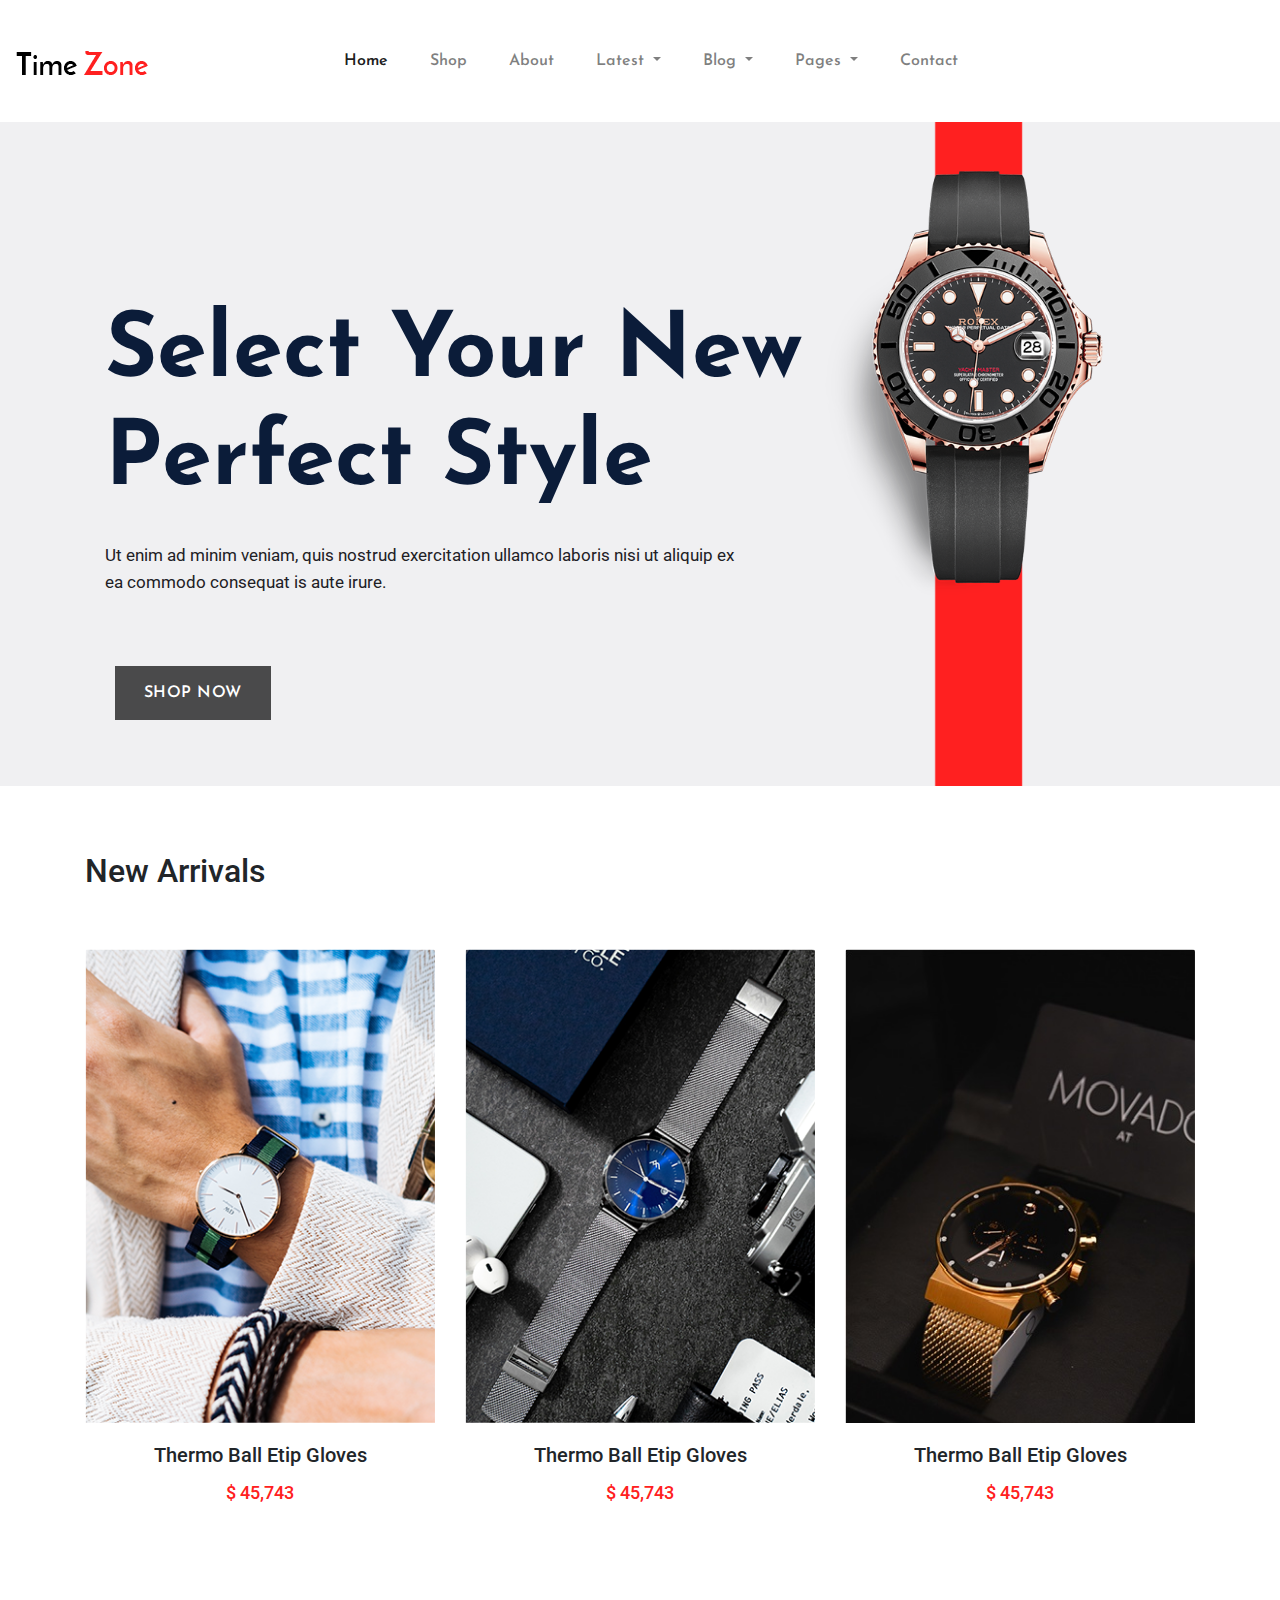
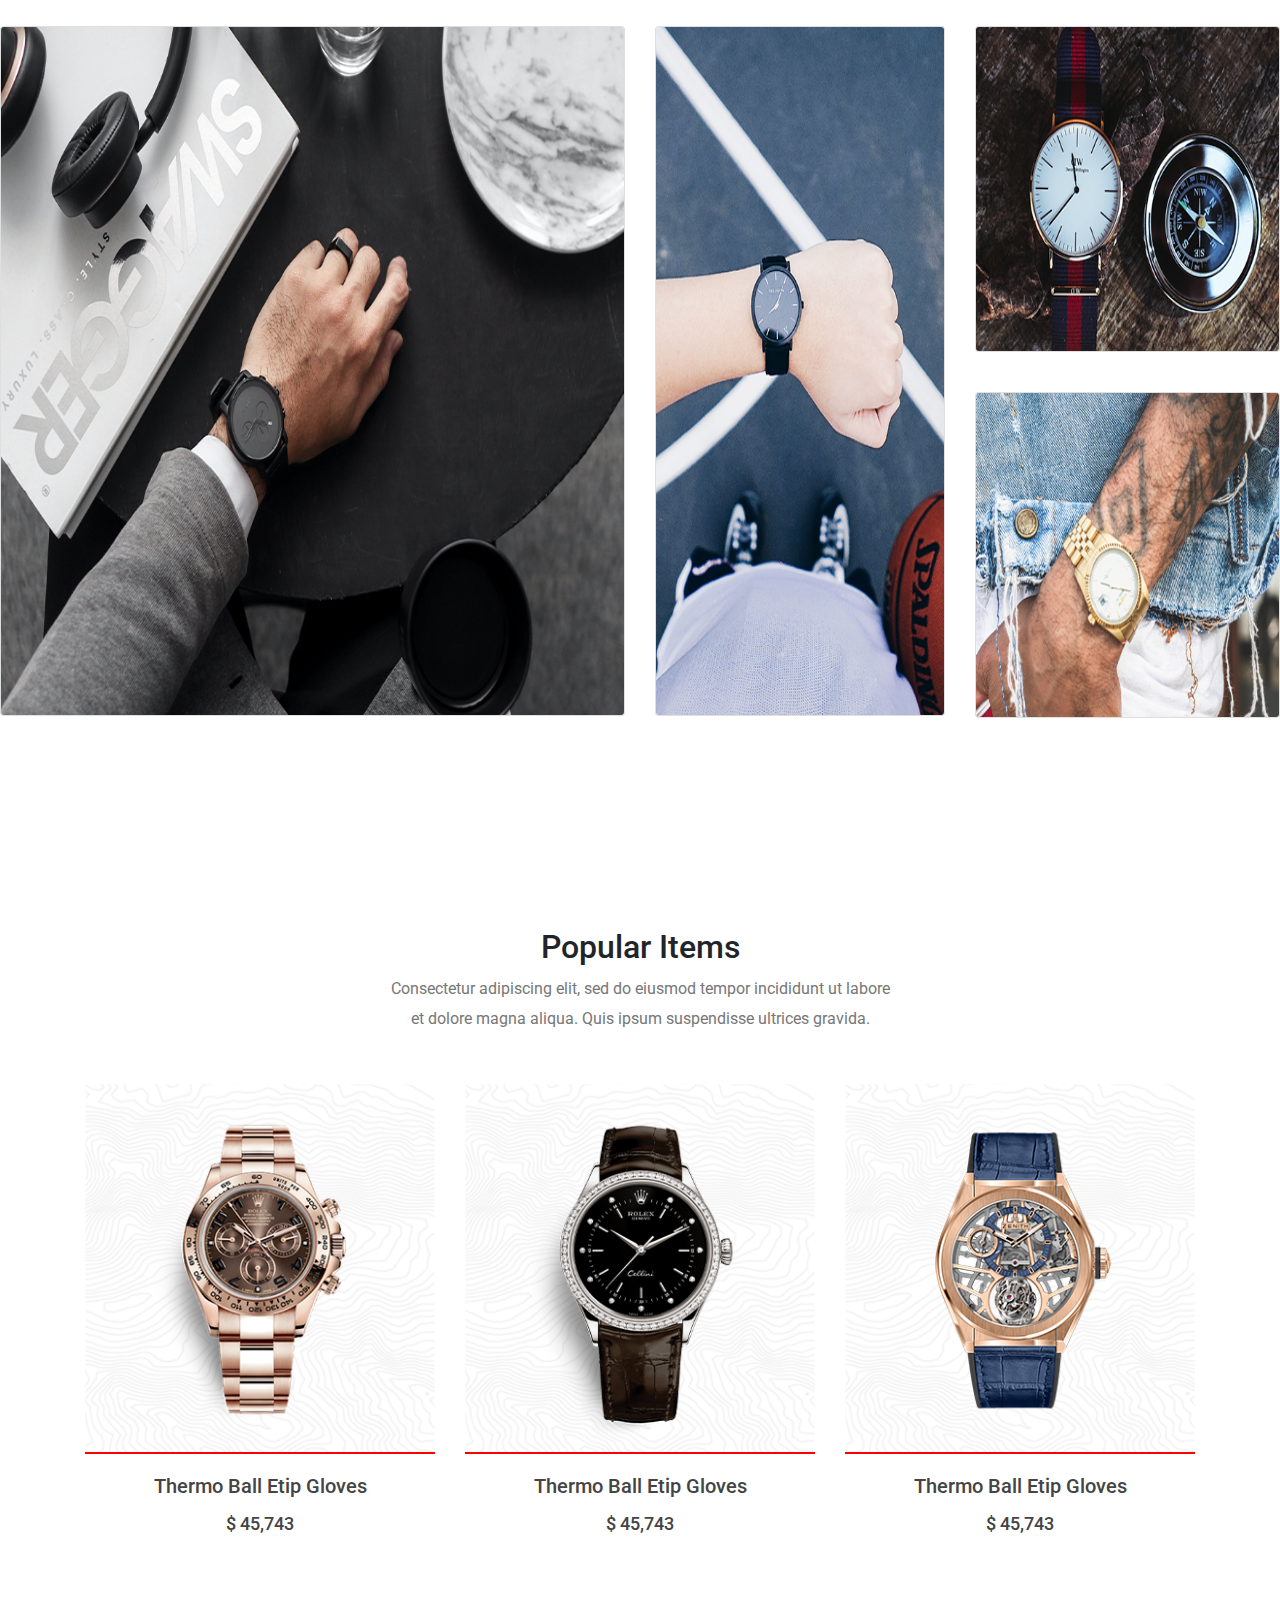
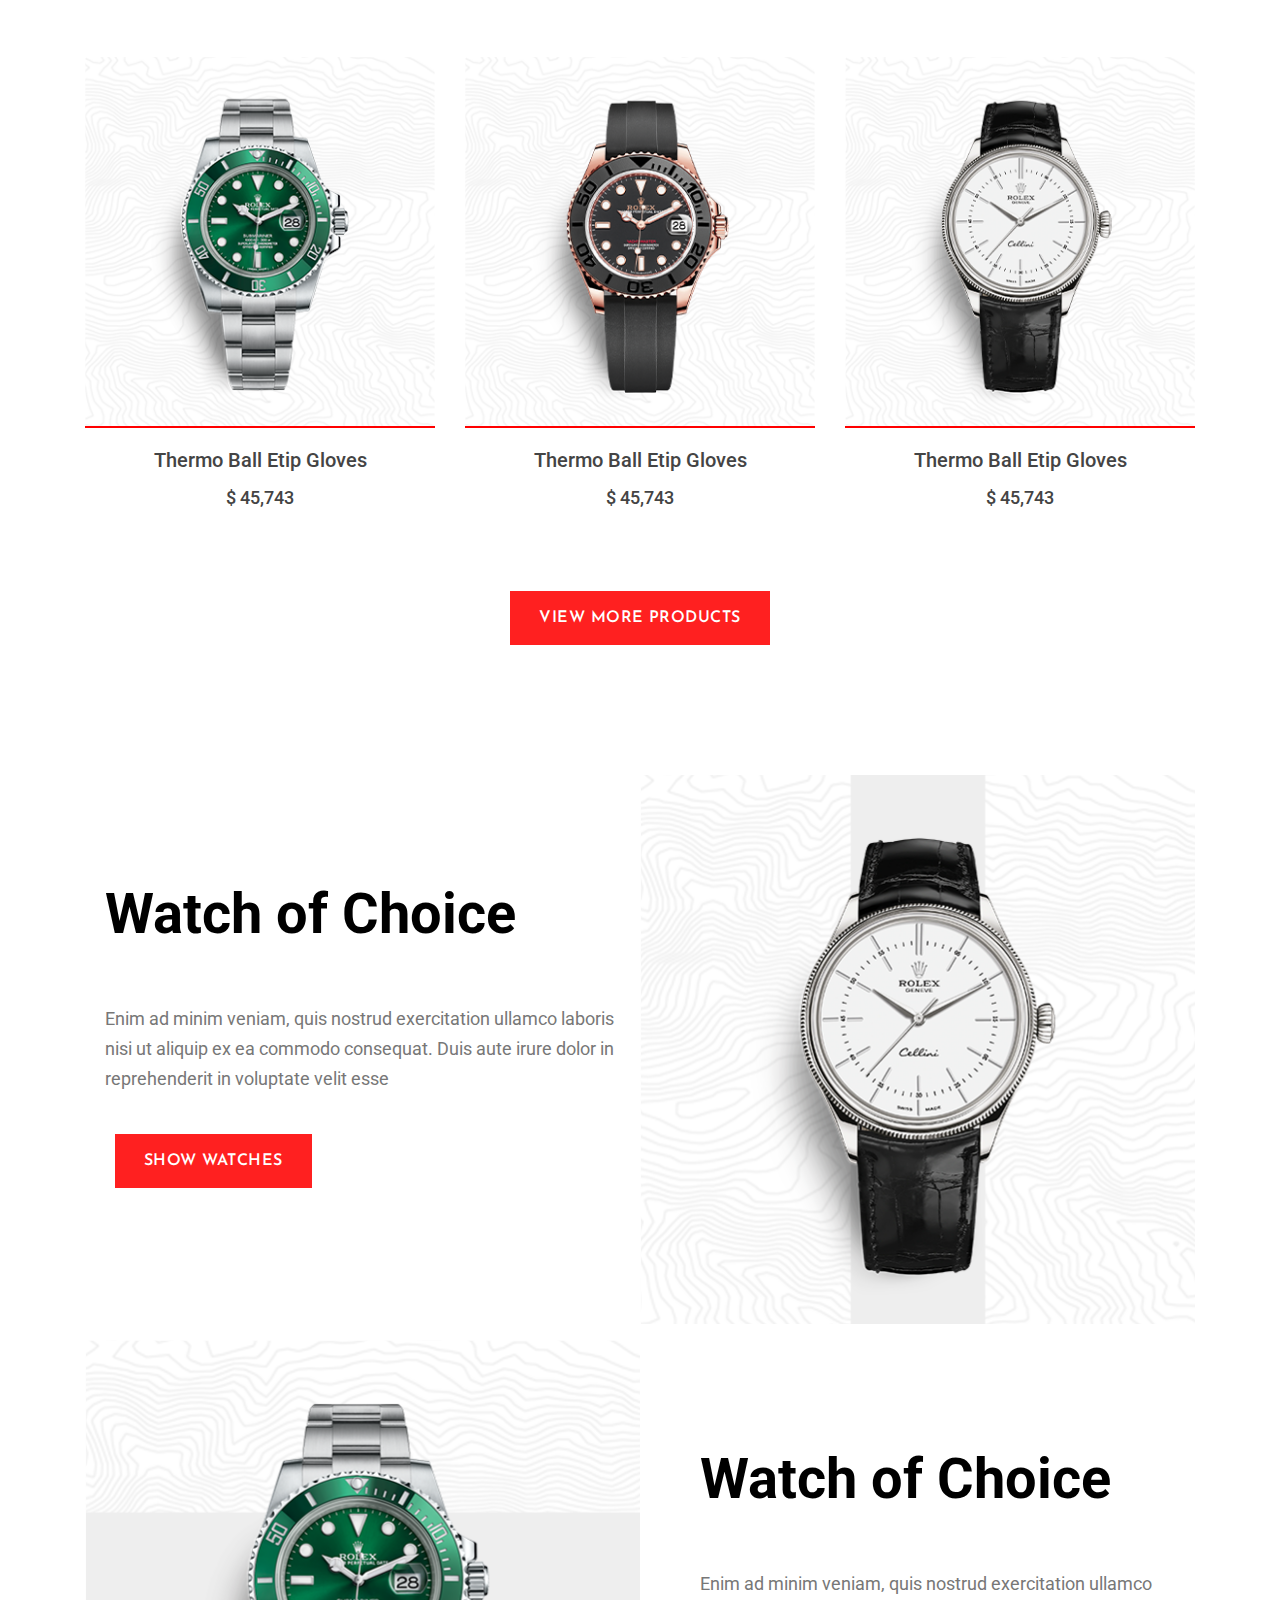
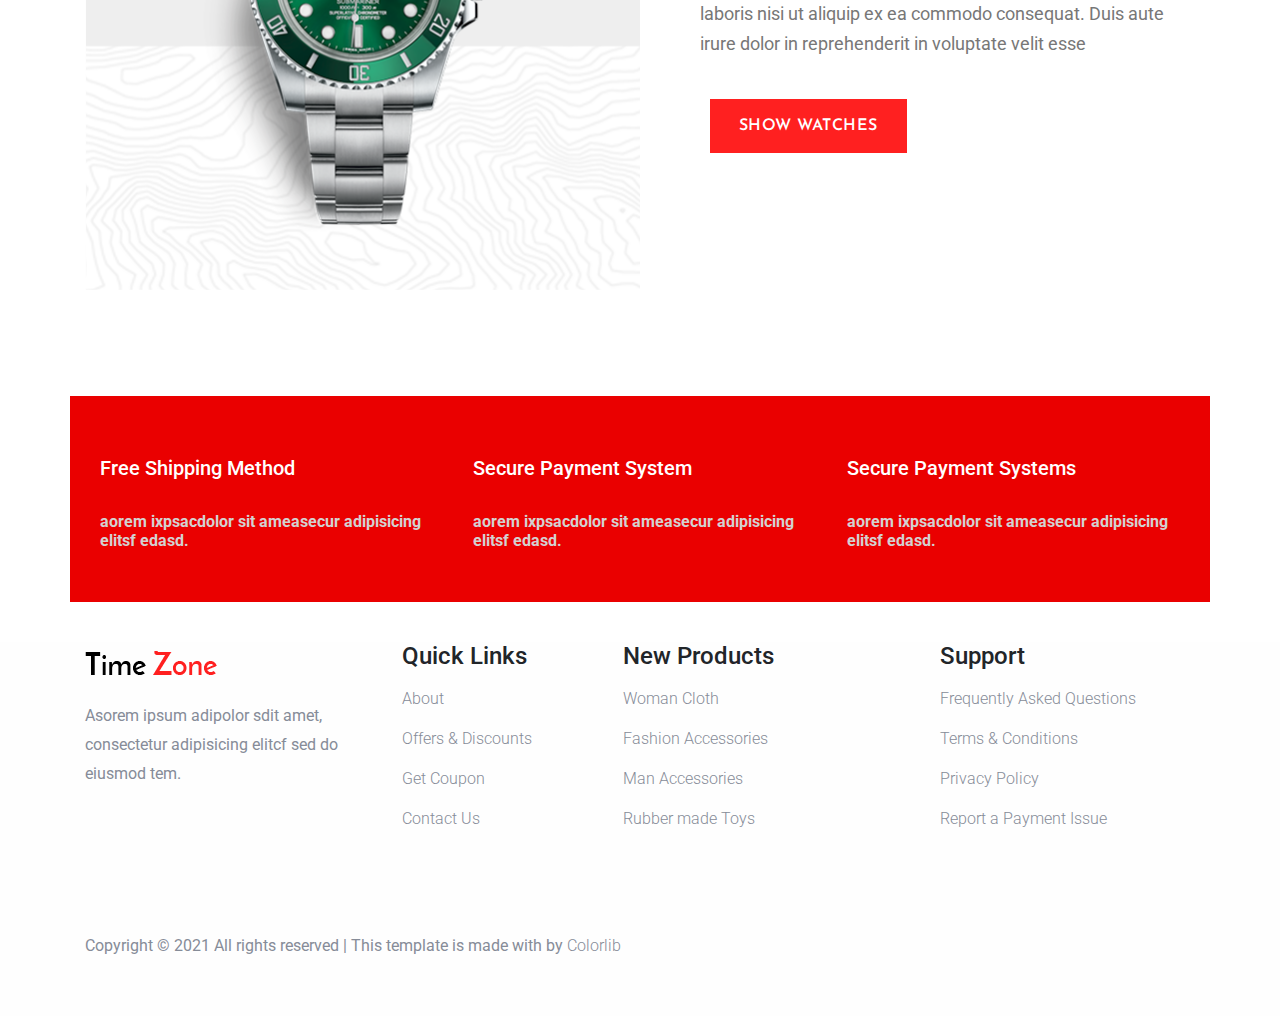
<file: index.html>
<!DOCTYPE html>
<html lang="en">

<head>
  <meta charset="UTF-8">
  <meta http-equiv="X-UA-Compatible" content="IE=edge">
  <meta name="viewport" content="width=device-width, initial-scale=1.0">
  <title>Home</title>
  <link rel="stylesheet" href="css/bootstrap.min.css">
  <link rel="stylesheet" href="https://pro.fontawesome.com/releases/v5.10.0/css/all.css"
    integrity="sha384-AYmEC3Yw5cVb3ZcuHtOA93w35dYTsvhLPVnYs9eStHfGJvOvKxVfELGroGkvsg+p" crossorigin="anonymous" />
  <link rel="preconnect" href="https://fonts.googleapis.com">
  <link rel="preconnect" href="https://fonts.gstatic.com" crossorigin>
  <link href="https://fonts.googleapis.com/css2?family=Josefin+Sans:wght@400;600&display=swap" rel="stylesheet">
  <link rel="preconnect" href="https://fonts.googleapis.com">
<link rel="preconnect" href="https://fonts.gstatic.com" crossorigin>
<link href="https://fonts.googleapis.com/css2?family=Josefin+Sans:wght@400;600;700&display=swap" rel="stylesheet">
<link rel="preconnect" href="https://fonts.googleapis.com">
<link rel="preconnect" href="https://fonts.gstatic.com" crossorigin>
<link href="https://fonts.googleapis.com/css2?family=Roboto:wght@400;500&display=swap" rel="stylesheet">
  <link rel="stylesheet" href="css/animate.css">
  <link rel="stylesheet" href="css/style.css">
</head>

<body>
  <header>
    <nav class="navbar navbar-expand-lg navbar-light bg-light">
      <a class="navbar-brand" href="home.html"><img src="img/icon.webp" alt="" srcset=""></a>
      <button class="navbar-toggler" type="button" data-toggle="collapse" data-target="#navbarScroll"
        aria-controls="navbarScroll" aria-expanded="false" aria-label="Toggle navigation">
        <span class="navbar-toggler-icon"></span>
      </button>
      <div class="collapse navbar-collapse" id="navbarScroll">
        <ul class="navbar-nav m-auto my-2 my-lg-0 navbar-nav-scroll">
          <li class="nav-item active">
            <a class="nav-link" href="home.html">Home <span class="sr-only">(current)</span></a>
          </li>
          <li class="nav-item">
            <a class="nav-link" href="Shop.html">shop</a>
          </li>
          <li class="nav-item">
            <a class="nav-link" href="About .html"> about</a>
          </li>
          <li class="nav-item dropdown">
            <a class="nav-link dropdown-toggle" href="#" id="navbarScrollingDropdown" role="button"
              data-toggle="dropdown" aria-expanded="false">
              Latest
            </a>
            <ul class="dropdown-menu" aria-labelledby="navbarScrollingDropdown">
              <li><a class="dropdown-item" href="#"> Product list</a></li>
              <li><a class="dropdown-item" href="#"> Product Details</a></li>
            </ul>
          </li>
          <li class="nav-item dropdown">
            <a class="nav-link dropdown-toggle" href="#" id="navbarScrollingDropdown" role="button"
              data-toggle="dropdown" aria-expanded="false">
              Blog
            </a>
            <ul class="dropdown-menu" aria-labelledby="navbarScrollingDropdown">
              <li><a class="dropdown-item" href="#">Blog</a></li>
              <li><a class="dropdown-item" href="#">Blog Details</a></li>
            </ul>
          </li>
          <li class="nav-item dropdown">
            <a class="nav-link dropdown-toggle" href="#" id="navbarScrollingDropdown" role="button"
              data-toggle="dropdown" aria-expanded="false">
              Pages
            </a>
            <ul class="dropdown-menu" aria-labelledby="navbarScrollingDropdown">
              <li><a class="dropdown-item" href="#">Login</a></li>
              <li><a class="dropdown-item" href="#">Cart</a></li>

              <li><a class="dropdown-item" href="#">Element</a></li>
              <li><a class="dropdown-item" href="#">Confirmation</a></li>
              <li><a class="dropdown-item" href="#">Product Checkout</a></li>
            </ul>
          </li>
          <li class="nav-item">
            <a class="nav-link " href="Contacts.html" tabindex="-1" aria-disabled="true">Contact</a>
          </li>
        </ul>
        <div class="header-right">
          <ul class="navbar-nav">
          <li class="nav-item">
          <div class="nav-search search-switch">
            <a class="nav-link" href="#"><i class="fas fa-search"></i></a>
          </div>
          </li>
          <li class="nav-item"> <a class="nav-link" href="#"><i class="fas fa-user"></i></a></li>
          <li class="nav-item"><a class="nav-link" href="#"><i class="fas fa-shopping-cart"></i></a> </li>
          </ul>
          </div>
      </div>
      
    </nav>
  </header>
  <section class="coverHome">
    
          <div class="container disp-cont">
            <div class="card mb-3">
              <div class="row no-gutters">
                <div class="col-xl-8 col-lg-8 col-md-8 col-sm-8">
                  <div class="card-body wow fadeInDown  ">
                    <h1 class="card-title">Select Your New Perfect Style</h1>
                    <p class="card-text">Ut enim ad minim veniam, quis nostrud exercitation ullamco laboris nisi ut aliquip ex
                      ea commodo consequat is aute irure.</p>
                    <button type="button" class="btn btn-secondary"><a class="btn-link " href="#" tabindex="-1"
                        aria-disabled="true">Shop Now</a></button>
                  </div>
                </div>
                <div class="col-xl-3 col-lg-3 col-md-4 col-sm-4 d-none d-sm-block wow  bounceIns pulse">
                  <div >
                  <img class=" " src="img/xwatch.png.pagespeed.ic.LlRtijfV2T.webp" alt="...">
                </div>
                </div>
              </div>
            </div>
          </div>
        </div>
    </div>
    
  </section>
  <section class="Arrivals">
    <div class="container">
      <div class="row">
        <div class="col-xl-12">
          <div class="section-tittle mb-70">
            <h2>New Arrivals</h2>
          </div>
        </div>
      </div>
      <div class="row">
        <div class="col-xl-4 col-lg-4 col-md-6 col-sm-6">
          <div class="card">
            <div class="img-container">
              <img src="img/1.webp" class="card-img-top" alt="...">
            </div>
            <div class="card-body">
              <h5 class="card-title">Thermo Ball Etip Gloves</h5>
              <p class="card-text">$ 45,743</p>

            </div>
          </div>
        </div>
        <div class="col-xl-4 col-lg-4 col-md-6 col-sm-6">
          <div class="card">
            <div class="img-container">
              <img src="img/2.webp" class="card-img-top" alt="...">
            </div>
            <div class="card-body">
              <h5 class="card-title">Thermo Ball Etip Gloves</h5>
              <p class="card-text">$ 45,743</p>

            </div>
          </div>
        </div>
        <div class="col-xl-4 col-lg-4 col-md-6 col-sm-6">
          <div class="card">
            <div class="img-container">
              <img src="img/3.jpg" class="card-img-top" alt="...">
            </div>
            <div class="card-body ">
              <h5 class="card-title ">Thermo Ball Etip Gloves </h5>
              <p class="card-text ">$ 45,743</p>

            </div>
          </div>
        </div>
      </div>
    </div>
  </section>
  <section>
    <section class="background">

      <div  class="container-fluid   ">
      <div class="row ">

        <div class="col-xl-6 col-lg-4 col-md-6 col-sm-6 pl-0">
          <div class="card  mb-30 no-gutters ">
            <div class="imgLayout  " >
            <div class="overlay"></div>
           <div class=" img ">
            <img  class=" img-1 " src="img/xgallery1.png.pagespeed.ic.RiMoEHAQJU.webp" alt="" >
           </div>
          </div>
          </div>


        </div>
        <div class="col-xl-3 col-lg-4 col-md-6 col-sm-6 cardTwo ">
          <div class="card mb-30 ">
            <div class="imgLayout" >
              <div class="overlay"></div>
              <div class=" img ">
            <img  class=" img-2 " src="img/xgallery2.png.pagespeed.ic.R67GzIjQgh.webp" alt="" >
            </div>
          </div>
          </div>
        </div>
        <div class="col-xl-3 col-lg-4 col-md-12  rowTwo">
          <div class="row ">
            <div class="col-xl-12 col-lg-12 col-md-6 col-sm-6 pr-0 last-layaout-1  ">
              <div class="card  mb-30">
                <div class="imgLayout  " >
                  <div class="overlay"></div>
                  <div class=" img ">
                <img  class=" img-3 " src=" img/xgallery3.png.pagespeed.ic.38W7JPYvku.webp" alt="" >
                  </div>
              </div>
              </div>
            </div>
            <div class="col-xl-12 col-lg-12  col-md-6 col-sm-6 pr-0 last-layaout-2">
              <div class="card   card-4">
                <div class="imgLayout  " >
                  <div class="overlay"></div>
                  <div class=" img ">
                <img  class=" img-4 " src=" img/xgallery4.png.pagespeed.ic.eeH-radW60.webp" alt="" >
                  </div>
              </div>
              </div>
            </div>
          </div>

        </div>

      </div>

    </div>
    </section>
    <section class="Popular">
      <div class="container">
        <div class="row">
          <div class="col-xl-12">
            <div class="section-tittle mb-70 text-center">
              <h2>Popular Items </h2>
              <p class="head-text">Consectetur adipiscing elit, sed do eiusmod tempor incididunt ut labore et dolore magna aliqua. Quis ipsum suspendisse ultrices gravida.              </p>
            </div>
          </div>
        </div>
        <div class="row">
          <div class="col-xl-4 col-lg-4 col-md-6 col-sm-6">
            <div class="card">
              <div class="img-container">
                <div class="heartIcon"><i class="far fa-heart"></i></div>
                <img src="img/item1.webp" class="card-img-top" alt="...">
                <div class="img-cap">
                  <span>Add to cart</span>
                  </div>
              </div>
              <div class="card-body">
                <a href="#"><h5 class="card-title">Thermo Ball Etip Gloves</h5></a>
                <p class="card-text">$ 45,743</p>
              </div>
            </div>
          </div>
          <div class="col-xl-4 col-lg-4 col-md-6 col-sm-6">
            <div class="card">
              <div class="img-container">
                <div class="heartIcon"><i class="far fa-heart"></i></div>
                <img src="img/item2.webp" class="card-img-top" alt="...">
                <div class="img-cap">
                  <span>Add to cart</span>
                  </div>
              </div>
              <div class="card-body">
                <a href="#"><h5 class="card-title">Thermo Ball Etip Gloves</h5></a>
                <p class="card-text">$ 45,743</p>
  
              </div>
            </div>
          </div>
          <div class="col-xl-4 col-lg-4 col-md-6 col-sm-6">
            <div class="card">
              <div class="img-container">
                <div class="heartIcon"><i class="far fa-heart"></i></div>
                <img src="img/item3.webp" class="card-img-top" alt="...">
                <div class="img-cap">
                  <span>Add to cart</span>
                  </div>
              </div>
              <div class="card-body ">
                <a href="#" ><h5 class="card-title ">Thermo Ball Etip Gloves </h5></a>
                <p class="card-text ">$ 45,743</p>
              </div>
            </div>
          </div>
          <div class="col-xl-4 col-lg-4 col-md-6 col-sm-6">
            <div class="card">
              <div class="img-container">
                <div class="heartIcon"><i class="far fa-heart"></i></div>
                <img src="img/item4.webp" class="card-img-top" alt="...">
                <div class="img-cap">
                  <span>Add to cart</span>
                  </div>
              </div>
              <div class="card-body ">
                <a href="#"><h5 class="card-title ">Thermo Ball Etip Gloves </h5></a>
                <p class="card-text ">$ 45,743</p>
              </div>
            </div>
          </div>
          <div class="col-xl-4 col-lg-4 col-md-6 col-sm-6">
            <div class="card">
              <div class="img-container">
                <div class="heartIcon"><i class="far fa-heart"></i></div>
                <img src="img/item5.webp" class="card-img-top" alt="...">
                <div class="img-cap">
                  <span>Add to cart</span>
                  </div>
              </div>
              <div class="card-body ">
                <a href="#"><h5 class="card-title ">Thermo Ball Etip Gloves </h5></a>
                <p class="card-text ">$ 45,743</p>
              </div>
            </div>
          </div>
          <div class="col-xl-4 col-lg-4 col-md-6 col-sm-6">
            <div class="card">
              <div class="img-container">
                <div class="heartIcon"><i class="far fa-heart"></i></div>
                <img src="img/item6.webp" class="card-img-top" alt="...">
                <div class="img-cap">
                  <span>Add to cart</span>
                  </div>
              </div>
              <div class="card-body ">
                <a href="#"> <h5 class="card-title ">Thermo Ball Etip Gloves </h5></a>
                <p class="card-text ">$ 45,743</p>
              </div>
            </div>
          </div>
          <div class=" btnMore m-auto">
            <button type="button" class="btn btn-secondary"><a class="btn-link " href="#" tabindex="-1"
              aria-disabled="true">View More Products</a></button>    </div>
      </div>
      </div>
    </section>
    <section class="watchChoice">
      <div class="container">
        <div class="card mb-3">
          <div class="row no-gutters">
           
            <div class="col-md-6">
              <div class="card-body">
                <h2 class="card-title">Watch of Choice</h2>
                <p class="card-text">Enim ad minim veniam, quis nostrud exercitation ullamco laboris nisi ut aliquip ex ea commodo consequat. Duis aute irure dolor in reprehenderit in voluptate velit esse</p>
                <button type="button" class="btn btn-secondary"><a class="btn-link " href="#" tabindex="-1"
                  aria-disabled="true">Show Watches</a></button>   
              </div>
            </div>
            <div class="col-md-6">
              <img src="img/xchoce_watch1.png.pagespeed.ic.JqdVtLwPVf.webp" alt="...">
            </div>
          </div>
        </div>
        <div class="card mb-3">
          <div class="row no-gutters">
            <div class="col-md-6">
              <img src="img/xchoce_watch2.png.pagespeed.ic.GaOMVE1NLY.webp" alt="...">
            </div>
            <div class="col-md-6">
              <div class="card-body body-2">
                <h2 class="card-title">Watch of Choice</h2>
                <p class="card-text">Enim ad minim veniam, quis nostrud exercitation ullamco laboris nisi ut aliquip ex ea commodo consequat. Duis aute irure dolor in reprehenderit in voluptate velit esse</p>
                <button type="button" class="btn btn-secondary"><a class="btn-link " href="#" tabindex="-1"
                  aria-disabled="true">Show Watches</a></button>   
              </div>
            </div>
            
          </div>
        </div>
      </div>
    </section>
    <section class="aorem">
      <div class="container">
        <div class="card-group">
          <div class="card">
         
            <div class="card-body">
              <div class="icon">
                <i class="fas fa-box"></i>
               </div>
              <h5 class="card-title">Free Shipping Method              </h5>
              <p class="card-text"> aorem ixpsacdolor sit ameasecur adipisicing elitsf edasd.</p>
            </div>
          </div>
          <div class="card">
            
            <div class="card-body">
              <div class="icon">
                <i class="fas fa-unlock-alt"></i>
               </div>
              <h5 class="card-title">Secure Payment System              </h5>
              <p class="card-text">aorem ixpsacdolor sit ameasecur adipisicing elitsf edasd.</p>
            </div>
          </div>
          <div class="card">
            
            <div class="card-body">
              <div class="icon">
                <i class="fas fa-sync"></i>
               </div>
              <h5 class="card-title">Secure Payment Systems              </h5>
              <p class="card-text">aorem ixpsacdolor sit ameasecur adipisicing elitsf edasd.</p>
            </div>
          </div>
        </div>
      </div>
    </section> 
<footer>
      <div class="container">
      <div class="row d-flex justify-content-between">
      <div class="col-xl-3 col-lg-3 col-md-5 col-sm-6">
      <div class="single-footer-caption mb-50">
      <div class="single-footer-caption mb-30">
      
      <div class="footer-logo">
      <a href="home.html"><img src="img/icon.webp" alt=""></a>
      </div>
      <div class="footer-tittle">
      <div class="footer-pera">
      <p>Asorem ipsum adipolor sdit amet, consectetur adipisicing elitcf sed do eiusmod tem.</p>
      </div>
      </div>
      </div>
      </div>
      </div>
      <div class="col-xl-2 col-lg-3 col-md-3 col-sm-5">
      <div class="single-footer-caption mb-50">
      <div class="footer-tittle">
      <h4>Quick Links</h4>
      <ul>
      <li><a href="#">About</a></li>
      <li><a href="#"> Offers &amp; Discounts</a></li>
      <li><a href="#"> Get Coupon</a></li>
      <li><a href="#"> Contact Us</a></li>
      </ul>
      </div>
      </div>
      </div>
      <div class="col-xl-3 col-lg-3 col-md-4 col-sm-7">
      <div class="single-footer-caption mb-50">
      <div class="footer-tittle">
      <h4>New Products</h4>
      <ul>
      <li><a href="#">Woman Cloth</a></li>
      <li><a href="#">Fashion Accessories</a></li>
      <li><a href="#"> Man Accessories</a></li>
      <li><a href="#"> Rubber made Toys</a></li>
      </ul>
      </div>
      </div>
      </div>
      <div class="col-xl-3 col-lg-3 col-md-5 col-sm-7">
      <div class="single-footer-caption mb-50">
      <div class="footer-tittle">
      <h4>Support</h4>
      <ul>
      <li><a href="#">Frequently Asked Questions</a></li>
      <li><a href="#">Terms &amp; Conditions</a></li>
      <li><a href="#">Privacy Policy</a></li>
      <li><a href="#">Report a Payment Issue</a></li>
      </ul>
      </div>
      </div>
      </div>
      </div>
    
      <div class="row align-items-center">
        <div class="col-xl-7 col-lg-8 col-md-7">
        <div class="footer-copy-right">
        <p class="copyRight">
        Copyright © 2021 All rights reserved | This template is made with <i class="fa fa-heart" aria-hidden="true"></i> by <a href=":#" target="_blank">Colorlib</a>
        </p>
        </div>
        </div>
        <div class="col-xl-5 col-lg-4 col-md-5">
        <div class="footer-copy-right f-right">
        
        <div class="footer-social">
        <a href="#"><i class="fab fa-twitter"></i></a>
        <a href="#"><i class="fab fa-facebook-f"></i></a>
        <a href="#"><i class="fab fa-behance"></i></a>
        <a href="#"><i class="fas fa-globe"></i></a>
        </div>
        </div>
        </div>
        </div>
      </div>
      </div>
     </footer>
    <script src="js/jquery-3.5.1.slim.min.js"></script>
    <script src="js/popper.min.js"></script>
    <script src="js/bootstrap.min.js"></script>
    <script src="js/wow.min.js"></script>
    <script>
      new WOW().init();
    </script>
</body>

</html>
</file>
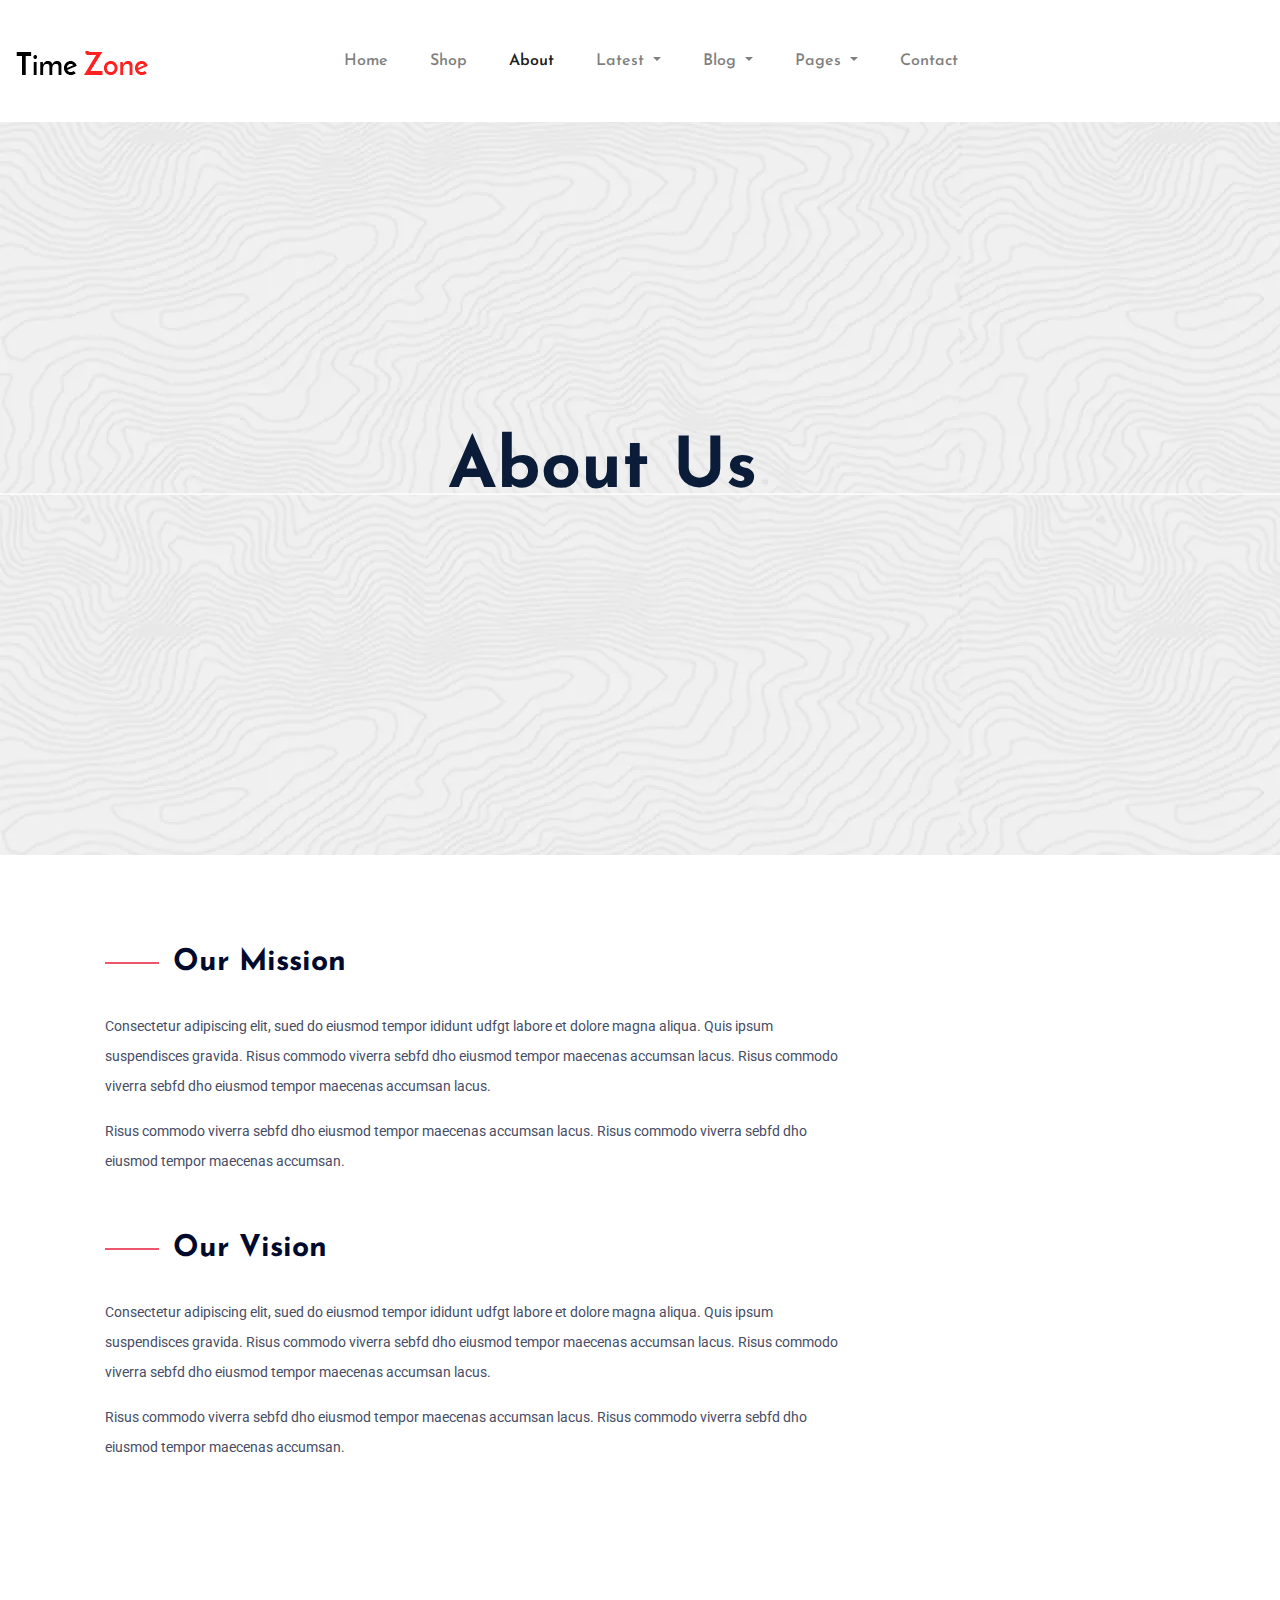
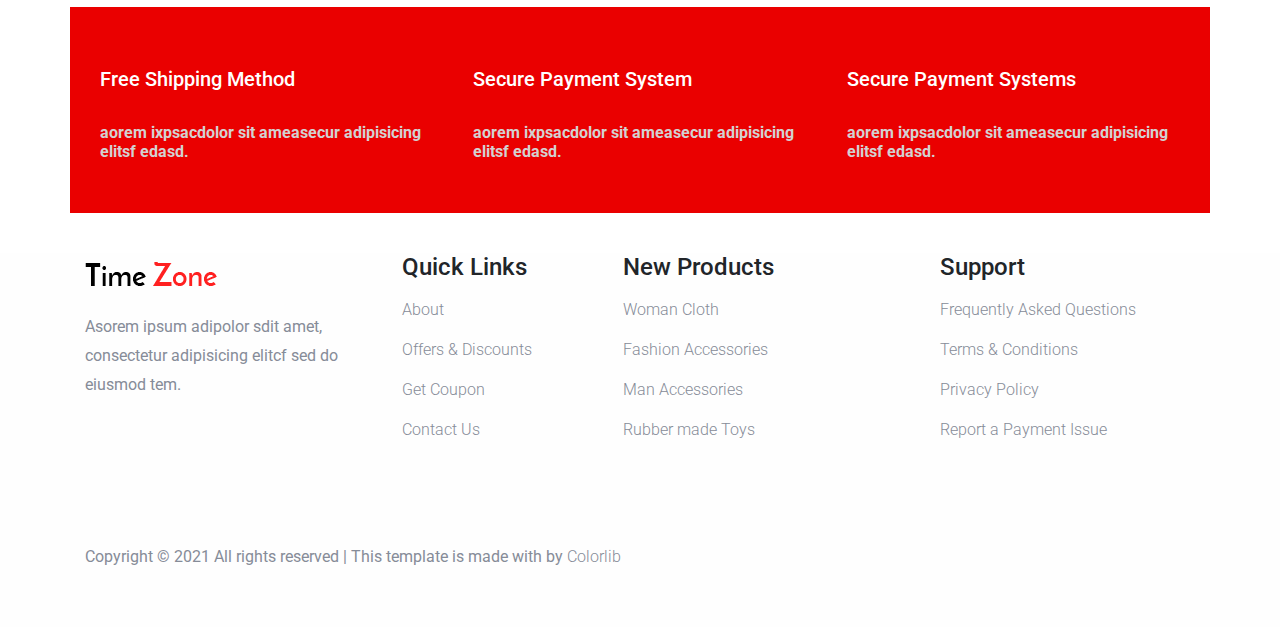
<file: About .html>
<!DOCTYPE html>
<html lang="en">

<head>
    <meta charset="UTF-8">
    <meta http-equiv="X-UA-Compatible" content="IE=edge">
    <meta name="viewport" content="width=device-width, initial-scale=1.0">
    <title>About Us</title>
    <link rel="stylesheet" href="css/bootstrap.min.css">
    <link rel="stylesheet" href="https://pro.fontawesome.com/releases/v5.10.0/css/all.css"
        integrity="sha384-AYmEC3Yw5cVb3ZcuHtOA93w35dYTsvhLPVnYs9eStHfGJvOvKxVfELGroGkvsg+p" crossorigin="anonymous" />
    <link rel="preconnect" href="https://fonts.googleapis.com">
    <link rel="preconnect" href="https://fonts.gstatic.com" crossorigin>
    <link href="https://fonts.googleapis.com/css2?family=Josefin+Sans:wght@400;600&display=swap" rel="stylesheet">
    <link rel="preconnect" href="https://fonts.googleapis.com">
    <link rel="preconnect" href="https://fonts.gstatic.com" crossorigin>
    <link href="https://fonts.googleapis.com/css2?family=Josefin+Sans:wght@400;600;700&display=swap" rel="stylesheet">
    <link rel="preconnect" href="https://fonts.googleapis.com">
    <link rel="preconnect" href="https://fonts.gstatic.com" crossorigin>
    <link href="https://fonts.googleapis.com/css2?family=Roboto:wght@400;500&display=swap" rel="stylesheet">
    <link rel="stylesheet" href="css/animate.css">
    <link rel="stylesheet" href="css/animate.compat.css" />
    <link rel="stylesheet" href="css/style.css">
</head>

<body>
    <header>
        <nav class="navbar navbar-expand-lg navbar-light bg-light">
            <a class="navbar-brand" href="home.html"><img src="img/icon.webp" alt="" srcset=""></a>
            <button class="navbar-toggler" type="button" data-toggle="collapse" data-target="#navbarScroll"
                aria-controls="navbarScroll" aria-expanded="false" aria-label="Toggle navigation">
                <span class="navbar-toggler-icon"></span>
            </button>
            <div class="collapse navbar-collapse" id="navbarScroll">
                <ul class="navbar-nav m-auto my-2 my-lg-0 navbar-nav-scroll" >
                    <li class="nav-item ">
                        <a class="nav-link" href="home.html">Home <span class="sr-only">(current)</span></a>
                    </li>
                    <li class="nav-item">
                        <a class="nav-link" href="Shop.html">shop</a>
                    </li>
                    <li class="nav-item">
                        <a class="nav-link active" href="About .html"> about</a>
                    </li>
                    <li class="nav-item dropdown">
                        <a class="nav-link dropdown-toggle" href="#" id="navbarScrollingDropdown" role="button"
                            data-toggle="dropdown" aria-expanded="false">
                            Latest
                        </a>
                        <ul class="dropdown-menu" aria-labelledby="navbarScrollingDropdown">
                            <li><a class="dropdown-item" href="#"> Product list</a></li>
                            <li><a class="dropdown-item" href="#"> Product Details</a></li>
                        </ul>
                    </li>
                    <li class="nav-item dropdown">
                        <a class="nav-link dropdown-toggle" href="#" id="navbarScrollingDropdown" role="button"
                            data-toggle="dropdown" aria-expanded="false">
                            Blog
                        </a>
                        <ul class="dropdown-menu" aria-labelledby="navbarScrollingDropdown">
                            <li><a class="dropdown-item" href="#">Blog</a></li>
                            <li><a class="dropdown-item" href="#">Blog Details</a></li>
                        </ul>
                    </li>
                    <li class="nav-item dropdown">
                        <a class="nav-link dropdown-toggle" href="#" id="navbarScrollingDropdown" role="button"
                            data-toggle="dropdown" aria-expanded="false">
                            Pages
                        </a>
                        <ul class="dropdown-menu" aria-labelledby="navbarScrollingDropdown">
                            <li><a class="dropdown-item" href="#">Login</a></li>
                            <li><a class="dropdown-item" href="#">Cart</a></li>

                            <li><a class="dropdown-item" href="#">Element</a></li>
                            <li><a class="dropdown-item" href="#">Confirmation</a></li>
                            <li><a class="dropdown-item" href="#">Product Checkout</a></li>
                        </ul>
                    </li>
                    <li class="nav-item">
                        <a class="nav-link " href="Contacts.html" tabindex="-1" aria-disabled="true">Contact</a>
                    </li>
                </ul>
                <div class="header-right">
                    <ul class="navbar-nav">
                        <li class="nav-item">
                            <div class="nav-search search-switch">
                                <a class="nav-link" href="#"><i class="fas fa-search"></i></a>
                            </div>
                        </li>
                        <li class="nav-item"> <a class="nav-link" href="#"><i class="fas fa-user"></i></a></li>
                        <li class="nav-item"><a class="nav-link" href="#"><i class="fas fa-shopping-cart"></i></a> </li>
                    </ul>
                </div>
            </div>

        </nav>
    </header>
    <section class="cover">
        <div class="text">
            <h2 class="text-header">
                About Us
            </h2>
        </div>
    </section>
    <section class="AboutUs">
        <div class="container">
            <div class="card ">
                <div class="card-body">
                  <h5 class="card-title">Our Mission</h5>
                  <p class="card-text">Consectetur adipiscing elit, sued do eiusmod tempor ididunt udfgt labore et dolore magna aliqua. Quis ipsum suspendisces gravida. Risus commodo viverra sebfd dho eiusmod tempor maecenas accumsan lacus. Risus commodo viverra sebfd dho eiusmod tempor maecenas accumsan lacus.
                </p>
                <p class="card-text">Risus commodo viverra sebfd dho eiusmod tempor maecenas accumsan lacus. Risus commodo viverra sebfd dho eiusmod tempor maecenas accumsan.</p>
                </div>
              </div>
              
              <div class="card">
                <div class="card-body">
                    <h5 class="card-title">Our Vision</h5>
                    <p class="card-text">Consectetur adipiscing elit, sued do eiusmod tempor ididunt udfgt labore et dolore magna aliqua. Quis ipsum suspendisces gravida. Risus commodo viverra sebfd dho eiusmod tempor maecenas accumsan lacus. Risus commodo viverra sebfd dho eiusmod tempor maecenas accumsan lacus.
                  </p>
                  <p class="card-text">Risus commodo viverra sebfd dho eiusmod tempor maecenas accumsan lacus. Risus commodo viverra sebfd dho eiusmod tempor maecenas accumsan.</p>
                 
                </div>
              </div>
        </div>
    </section>
    <section class="aorem">
        <div class="container">
            <div class="card-group">
                <div class="card">

                    <div class="card-body">
                        <div class="icon">
                            <i class="fas fa-box"></i>
                        </div>
                        <h5 class="card-title">Free Shipping Method </h5>
                        <p class="card-text"> aorem ixpsacdolor sit ameasecur adipisicing elitsf edasd.</p>
                    </div>
                </div>
                <div class="card">

                    <div class="card-body">
                        <div class="icon">
                            <i class="fas fa-unlock-alt"></i>
                        </div>
                        <h5 class="card-title">Secure Payment System </h5>
                        <p class="card-text">aorem ixpsacdolor sit ameasecur adipisicing elitsf edasd.</p>
                    </div>
                </div>
                <div class="card">

                    <div class="card-body">
                        <div class="icon">
                            <i class="fas fa-sync"></i>
                        </div>
                        <h5 class="card-title">Secure Payment Systems </h5>
                        <p class="card-text">aorem ixpsacdolor sit ameasecur adipisicing elitsf edasd.</p>
                    </div>
                </div>
            </div>
        </div>
    </section>
    <footer>
        <div class="container">
            <div class="row d-flex justify-content-between">
                <div class="col-xl-3 col-lg-3 col-md-5 col-sm-6">
                    <div class="single-footer-caption mb-50">
                        <div class="single-footer-caption mb-30">

                            <div class="footer-logo">
                                <a href="home.html"><img src="img/icon.webp" alt=""></a>
                            </div>
                            <div class="footer-tittle">
                                <div class="footer-pera">
                                    <p>Asorem ipsum adipolor sdit amet, consectetur adipisicing elitcf sed do eiusmod
                                        tem.</p>
                                </div>
                            </div>
                        </div>
                    </div>
                </div>
                <div class="col-xl-2 col-lg-3 col-md-3 col-sm-5">
                    <div class="single-footer-caption mb-50">
                        <div class="footer-tittle">
                            <h4>Quick Links</h4>
                            <ul>
                                <li><a href="#">About</a></li>
                                <li><a href="#"> Offers &amp; Discounts</a></li>
                                <li><a href="#"> Get Coupon</a></li>
                                <li><a href="#"> Contact Us</a></li>
                            </ul>
                        </div>
                    </div>
                </div>
                <div class="col-xl-3 col-lg-3 col-md-4 col-sm-7">
                    <div class="single-footer-caption mb-50">
                        <div class="footer-tittle">
                            <h4>New Products</h4>
                            <ul>
                                <li><a href="#">Woman Cloth</a></li>
                                <li><a href="#">Fashion Accessories</a></li>
                                <li><a href="#"> Man Accessories</a></li>
                                <li><a href="#"> Rubber made Toys</a></li>
                            </ul>
                        </div>
                    </div>
                </div>
                <div class="col-xl-3 col-lg-3 col-md-5 col-sm-7">
                    <div class="single-footer-caption mb-50">
                        <div class="footer-tittle">
                            <h4>Support</h4>
                            <ul>
                                <li><a href="#">Frequently Asked Questions</a></li>
                                <li><a href="#">Terms &amp; Conditions</a></li>
                                <li><a href="#">Privacy Policy</a></li>
                                <li><a href="#">Report a Payment Issue</a></li>
                            </ul>
                        </div>
                    </div>
                </div>
            </div>

            <div class="row align-items-center">
                <div class="col-xl-7 col-lg-8 col-md-7">
                    <div class="footer-copy-right">
                        <p class="copyRight">
                            Copyright © 2021 All rights reserved | This template is made with <i class="fa fa-heart"
                                aria-hidden="true"></i> by <a href=":#" target="_blank">Colorlib</a>
                        </p>
                    </div>
                </div>
                <div class="col-xl-5 col-lg-4 col-md-5">
                    <div class="footer-copy-right f-right">

                        <div class="footer-social">
                            <a href="#"><i class="fab fa-twitter"></i></a>
                            <a href="#"><i class="fab fa-facebook-f"></i></a>
                            <a href="#"><i class="fab fa-behance"></i></a>
                            <a href="#"><i class="fas fa-globe"></i></a>
                        </div>
                    </div>
                </div>
            </div>
        </div>
        </div>
    </footer>
    <script src="js/jquery-3.5.1.slim.min.js"></script>
    <script src="js/popper.min.js"></script>
    <script src="js/bootstrap.min.js"></script>
    <script src="js/wow.min.js"></script>
    <script>
        new WOW().init();
    </script>
</body>

</html>
</file>
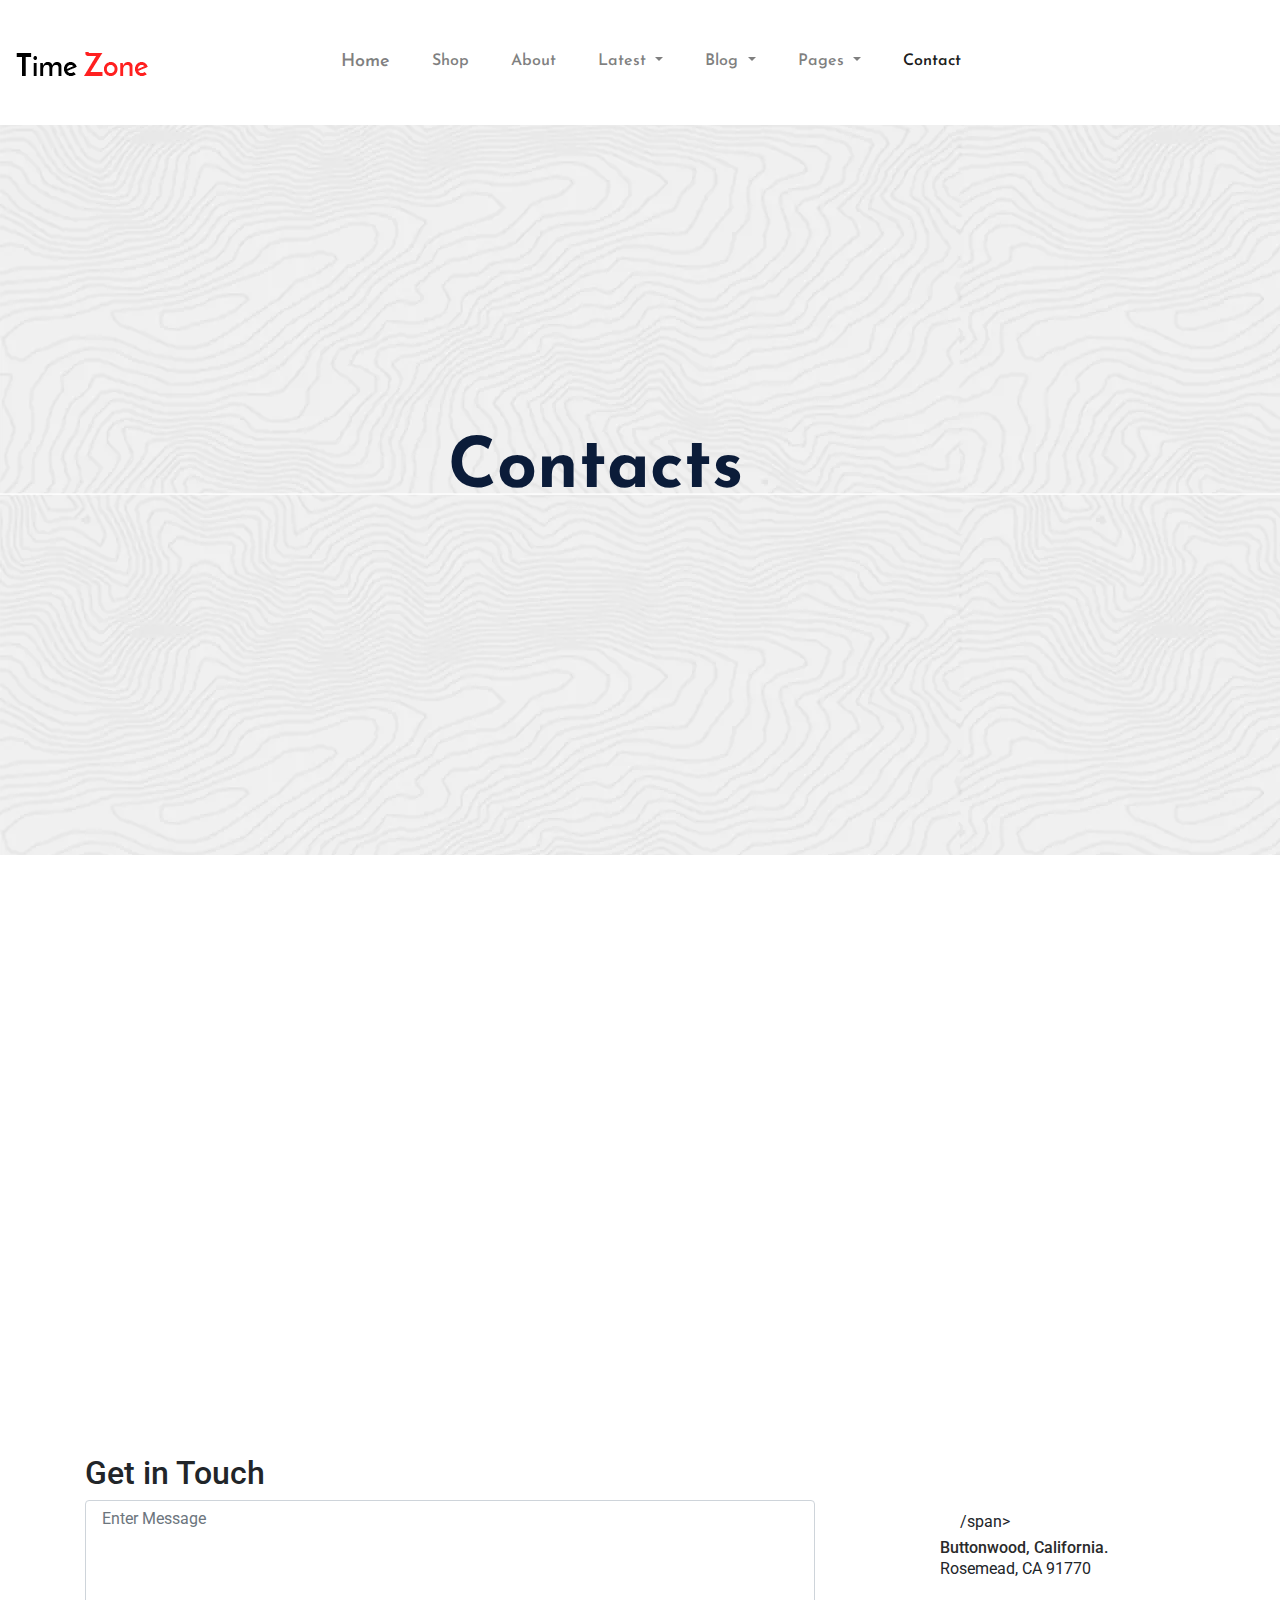
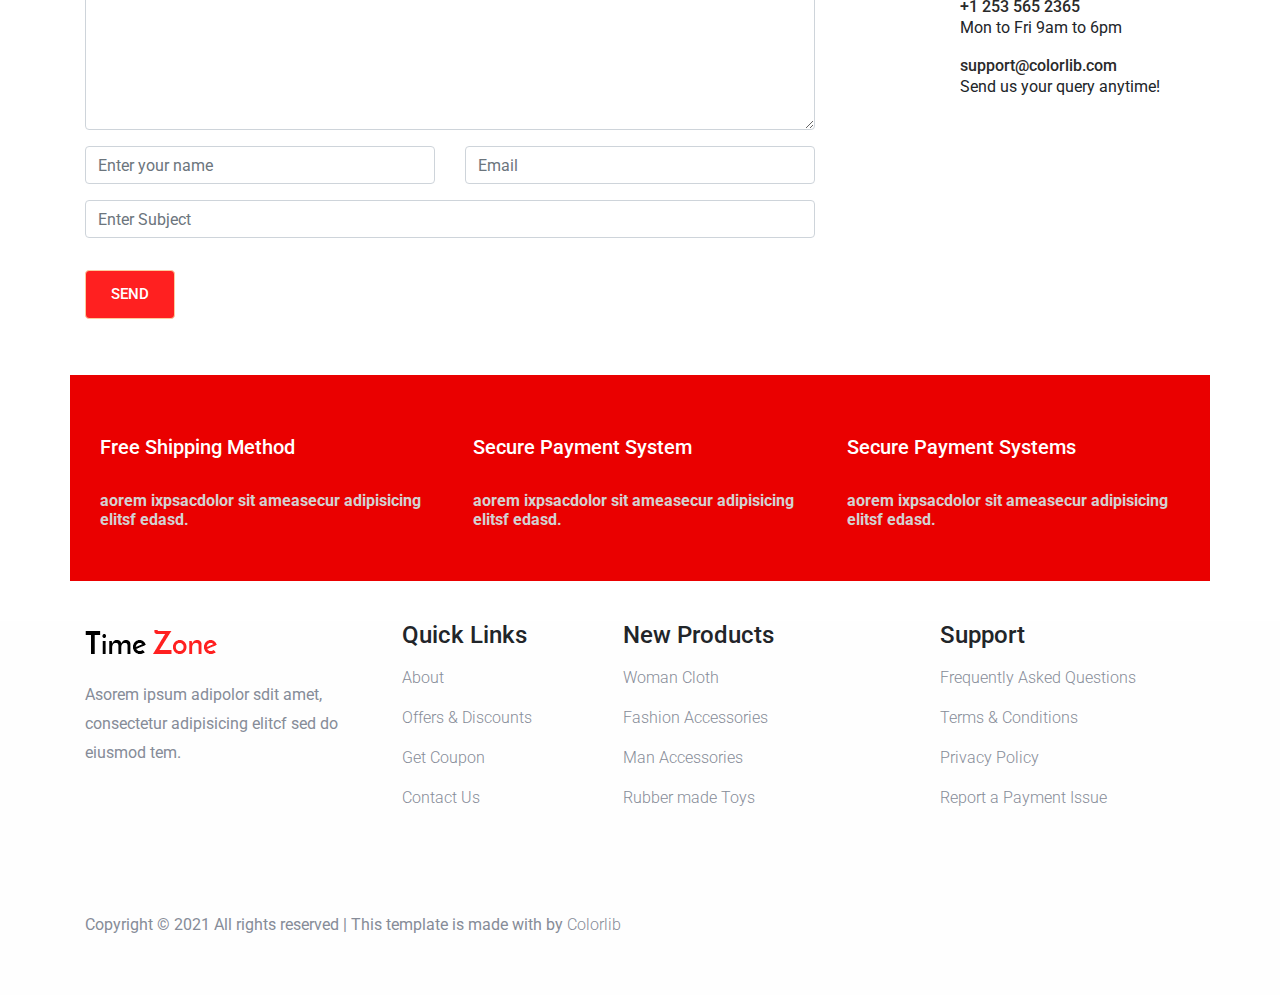
<file: Contacts.html>
<!DOCTYPE html>
<html lang="en">

<head>
    <meta charset="UTF-8">
    <meta http-equiv="X-UA-Compatible" content="IE=edge">
    <meta name="viewport" content="width=device-width, initial-scale=1.0">
    <title>Contacts</title>
    <link rel="stylesheet" href="css/bootstrap.min.css">
    <link rel="stylesheet" href="https://pro.fontawesome.com/releases/v5.10.0/css/all.css"
        integrity="sha384-AYmEC3Yw5cVb3ZcuHtOA93w35dYTsvhLPVnYs9eStHfGJvOvKxVfELGroGkvsg+p" crossorigin="anonymous" />
    <link rel="preconnect" href="https://fonts.googleapis.com">
    <link rel="preconnect" href="https://fonts.gstatic.com" crossorigin>
    <link href="https://fonts.googleapis.com/css2?family=Josefin+Sans:wght@400;600&display=swap" rel="stylesheet">
    <link rel="preconnect" href="https://fonts.googleapis.com">
    <link rel="preconnect" href="https://fonts.gstatic.com" crossorigin>
    <link href="https://fonts.googleapis.com/css2?family=Josefin+Sans:wght@400;600;700&display=swap" rel="stylesheet">
    <link rel="preconnect" href="https://fonts.googleapis.com">
    <link rel="preconnect" href="https://fonts.gstatic.com" crossorigin>
    <link href="https://fonts.googleapis.com/css2?family=Roboto:wght@400;500&display=swap" rel="stylesheet">
    <link rel="stylesheet" href="css/animate.css">
    <link rel="stylesheet" href="css/animate.compat.css" />
    <link rel="stylesheet" href="css/style.css">
</head>

<body>
    <header>
        <nav class="navbar navbar-expand-lg navbar-light bg-light">
            <a class="navbar-brand" href="home.html"><img src="img/icon.webp" alt="" srcset=""></a>
            <button class="navbar-toggler" type="button" data-toggle="collapse" data-target="#navbarScroll"
                aria-controls="navbarScroll" aria-expanded="false" aria-label="Toggle navigation">
                <span class="navbar-toggler-icon"></span>
            </button>
            <div class="collapse navbar-collapse" id="navbarScroll">
                <ul class="navbar-nav m-auto my-2 my-lg-0 navbar-nav-scroll" >
                    <li class="nav-item ">
                        <a class="nav-link " style=" font-size: 18px !important;" href="home.html">Home <span class="sr-only">(current)</span></a>
                    </li>
                    <li class="nav-item">
                        <a class="nav-link" href="Shop.html">shop</a>
                    </li>
                    <li class="nav-item">
                        <a class="nav-link" href="About .html"> about</a>
                    </li>
                    <li class="nav-item dropdown">
                        <a class="nav-link dropdown-toggle" href="#" id="navbarScrollingDropdown" role="button"
                            data-toggle="dropdown" aria-expanded="false">
                            Latest
                        </a>
                        <ul class="dropdown-menu" aria-labelledby="navbarScrollingDropdown">
                            <li><a class="dropdown-item" href="#"> Product list</a></li>
                            <li><a class="dropdown-item" href="#"> Product Details</a></li>
                        </ul>
                    </li>
                    <li class="nav-item dropdown">
                        <a class="nav-link dropdown-toggle" href="#" id="navbarScrollingDropdown" role="button"
                            data-toggle="dropdown" aria-expanded="false">
                            Blog
                        </a>
                        <ul class="dropdown-menu" aria-labelledby="navbarScrollingDropdown">
                            <li><a class="dropdown-item" href="#">Blog</a></li>
                            <li><a class="dropdown-item" href="#">Blog Details</a></li>
                        </ul>
                    </li>
                    <li class="nav-item dropdown">
                        <a class="nav-link dropdown-toggle" href="#" id="navbarScrollingDropdown" role="button"
                            data-toggle="dropdown" aria-expanded="false">
                            Pages
                        </a>
                        <ul class="dropdown-menu" aria-labelledby="navbarScrollingDropdown">
                            <li><a class="dropdown-item" href="#">Login</a></li>
                            <li><a class="dropdown-item" href="#">Cart</a></li>

                            <li><a class="dropdown-item" href="#">Element</a></li>
                            <li><a class="dropdown-item" href="#">Confirmation</a></li>
                            <li><a class="dropdown-item" href="#">Product Checkout</a></li>
                        </ul>
                    </li>
                    <li class="nav-item">
                        <a class="nav-link active " href="Contacts.html" tabindex="-1" aria-disabled="true">Contact</a>
                    </li>
                </ul>
                <div class="header-right">
                    <ul class="navbar-nav">
                        <li class="nav-item">
                            <div class="nav-search search-switch">
                                <a class="nav-link" href="#"><i class="fas fa-search"></i></a>
                            </div>
                        </li>
                        <li class="nav-item"> <a class="nav-link" href="#"><i class="fas fa-user"></i></a></li>
                        <li class="nav-item"><a class="nav-link" href="#"><i class="fas fa-shopping-cart"></i></a> </li>
                    </ul>
                </div>
            </div>

        </nav>
    </header>
    <section class="cover">
        <div class="text">
            <h2>
                Contacts
            </h2>
        </div>
    </section>
 <section>
    <section class="contact-section">
        <div class="container">
        <div class="d-none d-sm-block mb-5 pb-4">
    
            <iframe src="https://www.google.com/maps/embed?pb=!1m18!1m12!1m3!1d218483.09543645306!2d150.57855351763789!3d-31.17086990170346!2m3!1f0!2f0!3f0!3m2!1i1024!2i768!4f13.1!3m3!1m2!1s0x6b0a5cf5a4a08a7d%3A0x40609b49043bd80!2zQnJlZXphINmG2YrZiNiz2KfZiNirINmI2YrZhNiyIDIzODHYjCDYo9iz2KrYsdin2YTZitin!5e0!3m2!1sar!2seg!4v1628781125133!5m2!1sar!2seg" width="100%" height="450" style="border:0;" allowfullscreen="" loading="lazy">
                <script src="https://maps.googleapis.com/maps/api/js?key=AIzaSyDpfS1oRGreGSBU5HHjMmQ3o5NLw7VdJ6I&amp;callback=initMap"></script> </iframe>
        </div>
        <div class="row">
        <div class="col-12">
        <h2 class="contact-title">Get in Touch</h2>
        </div>
        <div class="col-lg-8">
        <form class="form-contact contact_form" action="contact_process.php" method="post" id="contactForm" novalidate="novalidate">
        <div class="row">
        <div class="col-12">
        <div class="form-group">
        <textarea class="form-control w-100" name="message" id="message" cols="30" rows="9" onfocus="this.placeholder = ''" onblur="this.placeholder = 'Enter Message'" placeholder=" Enter Message"></textarea>
        </div>
        </div>
        <div class="col-sm-6">
        <div class="form-group">
        <input class="form-control valid" name="name" id="name" type="text" onfocus="this.placeholder = ''" onblur="this.placeholder = 'Enter your name'" placeholder="Enter your name">
        </div>
        </div>
        <div class="col-sm-6">
        <div class="form-group">
        <input class="form-control valid" name="email" id="email" type="email" onfocus="this.placeholder = ''" onblur="this.placeholder = 'Enter email address'" placeholder="Email">
        </div>
        </div>
        <div class="col-12">
        <div class="form-group">
        <input class="form-control" name="subject" id="subject" type="text" onfocus="this.placeholder = ''" onblur="this.placeholder = 'Enter Subject'" placeholder="Enter Subject">
        </div>
        </div>
        </div>
        <div class="form-group mt-3">
            <button type="button" class="btn btn-secondary">Send</button>
            
        </div>
        </form>
        </div>
        <div class="col-lg-3 offset-lg-1">
        <div class="media contact-info">
        <span class="contact-info__icon"><i class="fas fa-home"></i>/span>
        <div class="media-body">
        <h3>Buttonwood, California.</h3>
        <p>Rosemead, CA 91770</p>
        </div>
        </div>
        <div class="media contact-info">
        <span class="contact-info__icon"><i class="fas fa-tablet-alt"></i></span>
        <div class="media-body">
        <h3>+1 253 565 2365</h3>
        <p>Mon to Fri 9am to 6pm</p>
        </div>
        </div>
        <div class="media contact-info">
        <span class="contact-info__icon"><i class="far fa-envelope"></i></span>
        <div class="media-body">
        <h3>support@colorlib.com</h3>
        <p>Send us your query anytime!</p>
        </div>
        </div>
        </div>
        </div>
        </div>
        </section>
 </section>
    <section class="aorem">
        <div class="container">
            <div class="card-group">
                <div class="card">

                    <div class="card-body">
                        <div class="icon">
                            <i class="fas fa-box"></i>
                        </div>
                        <h5 class="card-title">Free Shipping Method </h5>
                        <p class="card-text"> aorem ixpsacdolor sit ameasecur adipisicing elitsf edasd.</p>
                    </div>
                </div>
                <div class="card">

                    <div class="card-body">
                        <div class="icon">
                            <i class="fas fa-unlock-alt"></i>
                        </div>
                        <h5 class="card-title">Secure Payment System </h5>
                        <p class="card-text">aorem ixpsacdolor sit ameasecur adipisicing elitsf edasd.</p>
                    </div>
                </div>
                <div class="card">

                    <div class="card-body">
                        <div class="icon">
                            <i class="fas fa-sync"></i>
                        </div>
                        <h5 class="card-title">Secure Payment Systems </h5>
                        <p class="card-text">aorem ixpsacdolor sit ameasecur adipisicing elitsf edasd.</p>
                    </div>
                </div>
            </div>
        </div>
    </section>
    <footer>
        <div class="container">
            <div class="row d-flex justify-content-between">
                <div class="col-xl-3 col-lg-3 col-md-5 col-sm-6">
                    <div class="single-footer-caption mb-50">
                        <div class="single-footer-caption mb-30">

                            <div class="footer-logo">
                                <a href="home.html"><img src="img/icon.webp" alt=""></a>
                            </div>
                            <div class="footer-tittle">
                                <div class="footer-pera">
                                    <p>Asorem ipsum adipolor sdit amet, consectetur adipisicing elitcf sed do eiusmod
                                        tem.</p>
                                </div>
                            </div>
                        </div>
                    </div>
                </div>
                <div class="col-xl-2 col-lg-3 col-md-3 col-sm-5">
                    <div class="single-footer-caption mb-50">
                        <div class="footer-tittle">
                            <h4>Quick Links</h4>
                            <ul>
                                <li><a href="#">About</a></li>
                                <li><a href="#"> Offers &amp; Discounts</a></li>
                                <li><a href="#"> Get Coupon</a></li>
                                <li><a href="#"> Contact Us</a></li>
                            </ul>
                        </div>
                    </div>
                </div>
                <div class="col-xl-3 col-lg-3 col-md-4 col-sm-7">
                    <div class="single-footer-caption mb-50">
                        <div class="footer-tittle">
                            <h4>New Products</h4>
                            <ul>
                                <li><a href="#">Woman Cloth</a></li>
                                <li><a href="#">Fashion Accessories</a></li>
                                <li><a href="#"> Man Accessories</a></li>
                                <li><a href="#"> Rubber made Toys</a></li>
                            </ul>
                        </div>
                    </div>
                </div>
                <div class="col-xl-3 col-lg-3 col-md-5 col-sm-7">
                    <div class="single-footer-caption mb-50">
                        <div class="footer-tittle">
                            <h4>Support</h4>
                            <ul>
                                <li><a href="#">Frequently Asked Questions</a></li>
                                <li><a href="#">Terms &amp; Conditions</a></li>
                                <li><a href="#">Privacy Policy</a></li>
                                <li><a href="#">Report a Payment Issue</a></li>
                            </ul>
                        </div>
                    </div>
                </div>
            </div>

            <div class="row align-items-center">
                <div class="col-xl-7 col-lg-8 col-md-7">
                    <div class="footer-copy-right">
                        <p class="copyRight">
                            Copyright © 2021 All rights reserved | This template is made with <i class="fa fa-heart"
                                aria-hidden="true"></i> by <a href=":#" target="_blank">Colorlib</a>
                        </p>
                    </div>
                </div>
                <div class="col-xl-5 col-lg-4 col-md-5">
                    <div class="footer-copy-right f-right">

                        <div class="footer-social">
                            <a href="#"><i class="fab fa-twitter"></i></a>
                            <a href="#"><i class="fab fa-facebook-f"></i></a>
                            <a href="#"><i class="fab fa-behance"></i></a>
                            <a href="#"><i class="fas fa-globe"></i></a>
                        </div>
                    </div>
                </div>
            </div>
        </div>
        </div>
    </footer>
    <script src="js/jquery-3.5.1.slim.min.js"></script>
    <script src="js/popper.min.js"></script>
    <script src="js/bootstrap.min.js"></script>
    <script src="js/wow.min.js"></script>
    <script>
        new WOW().init();
    </script>
</body>

</html>
</file>
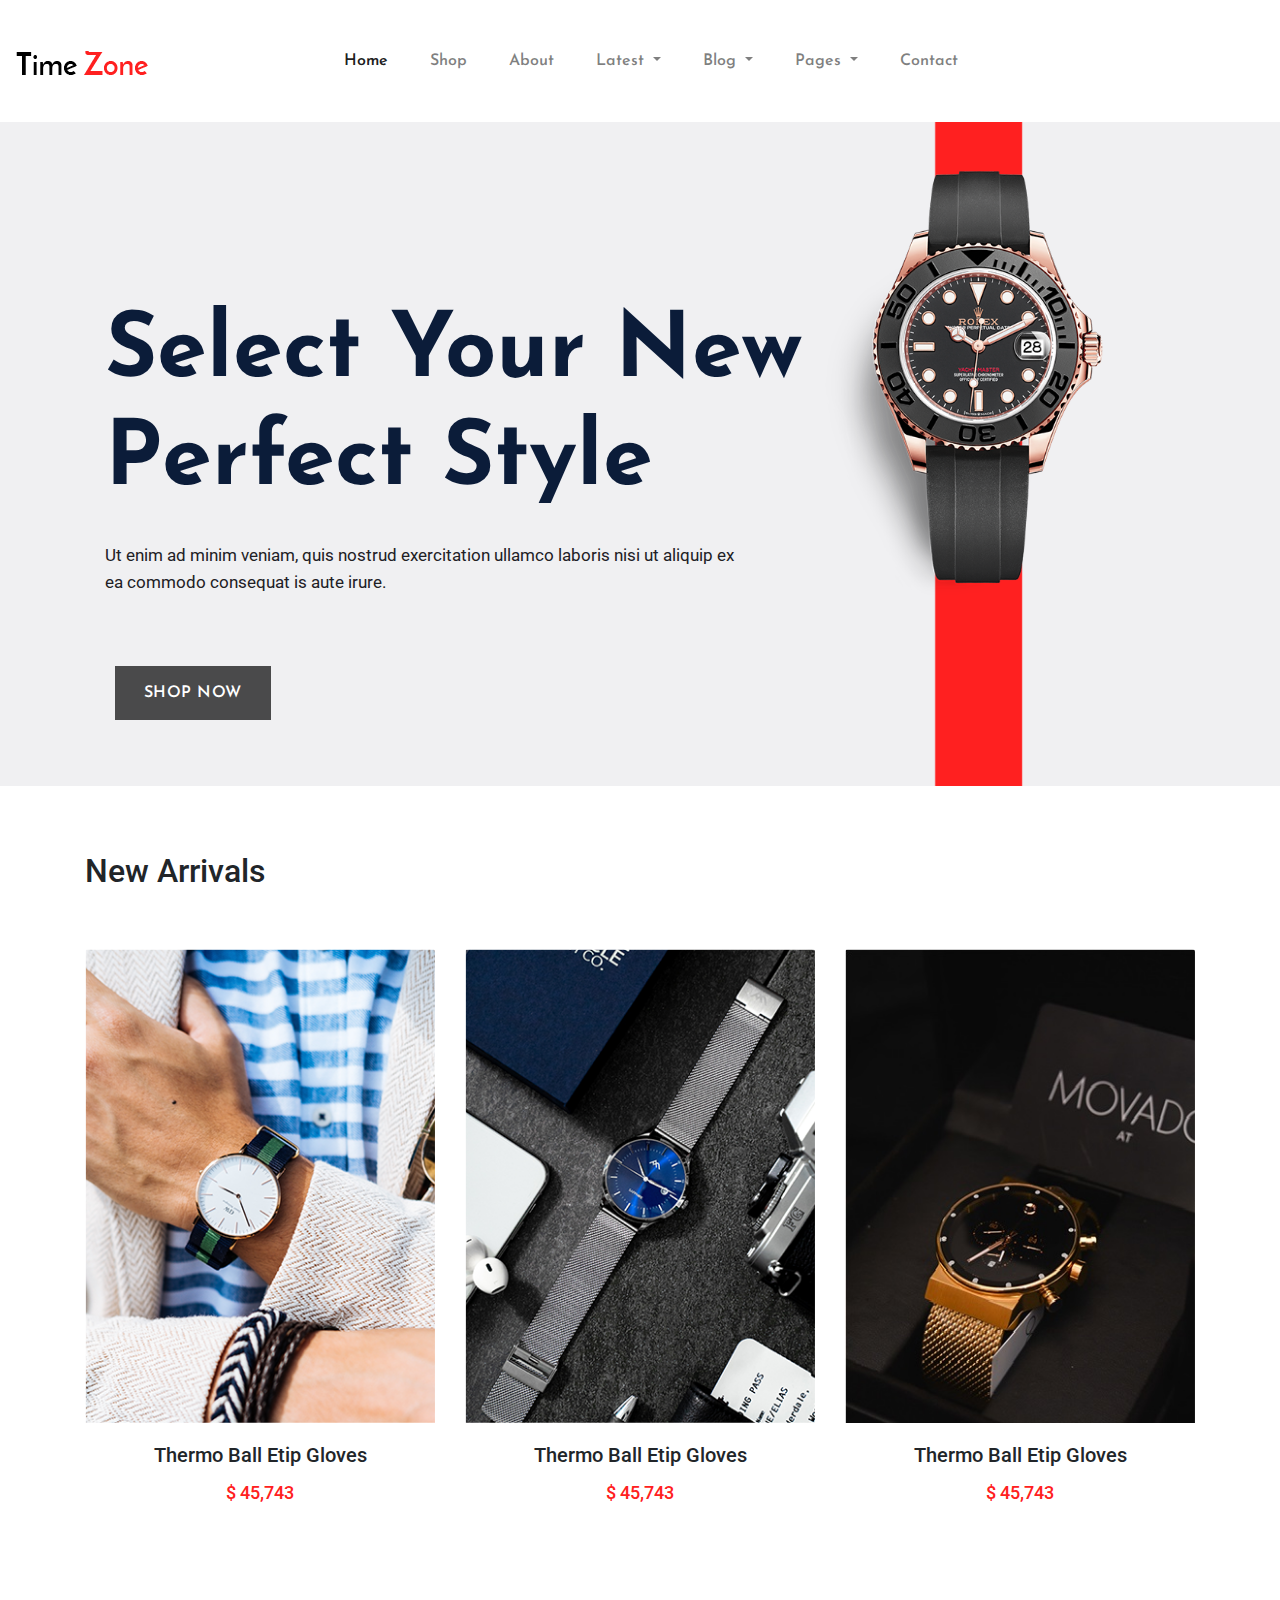
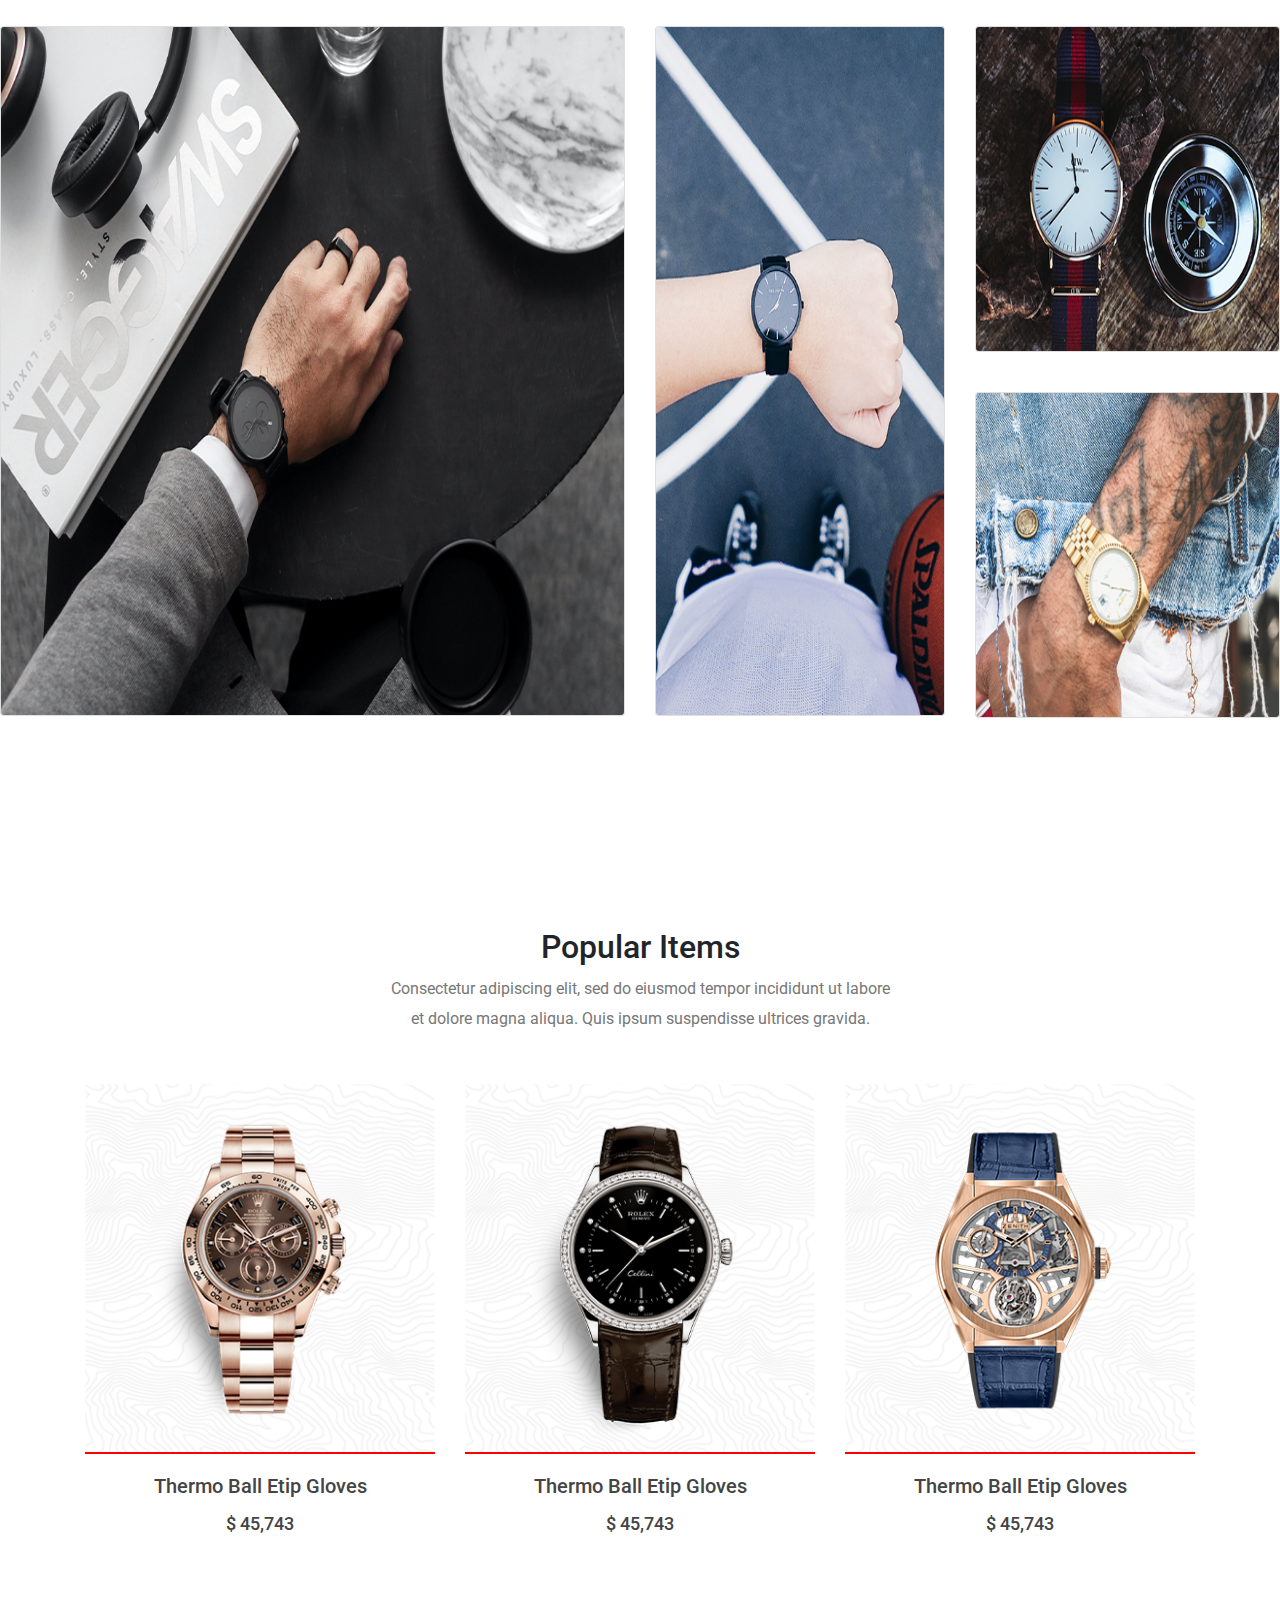
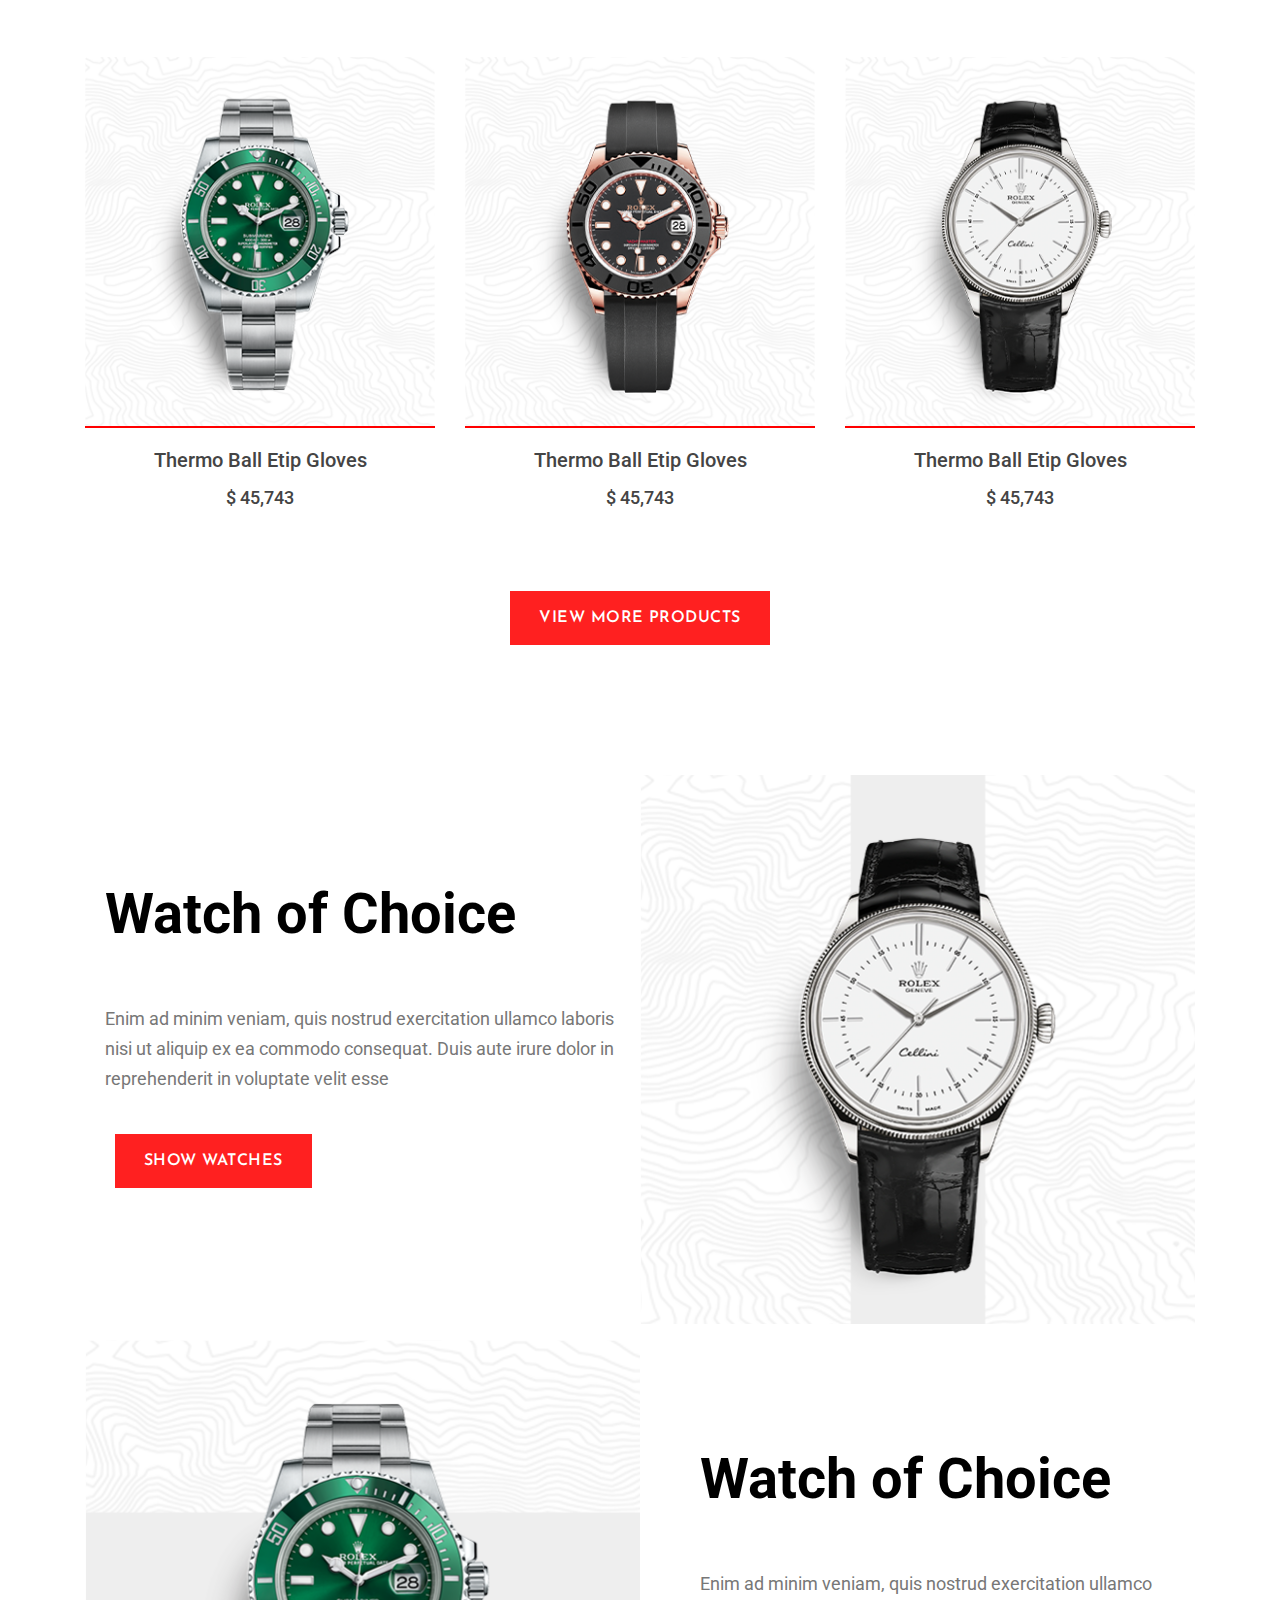
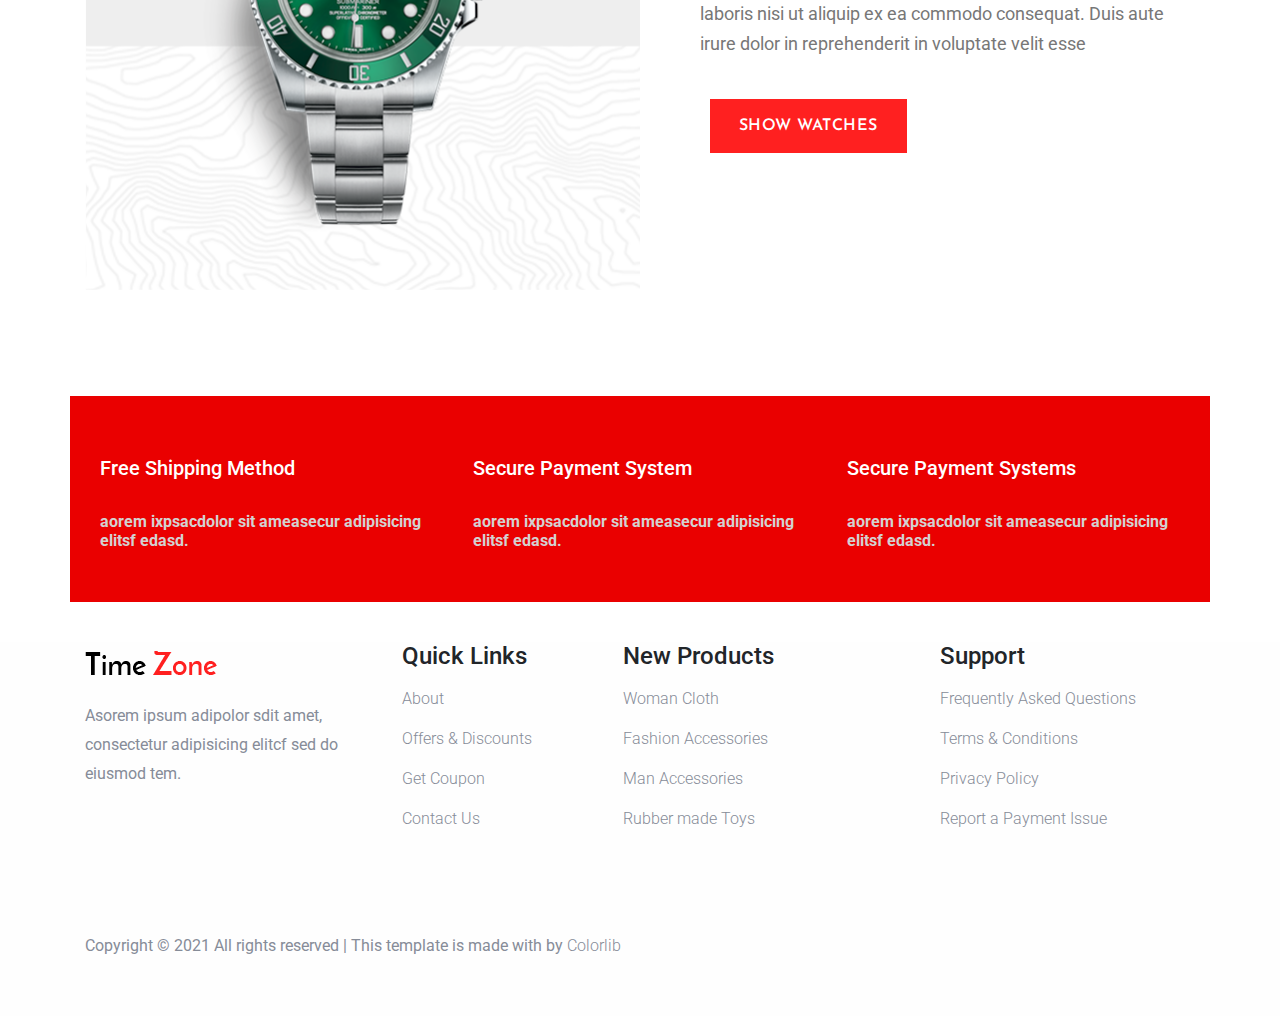
<file: home.html>
<!DOCTYPE html>
<html lang="en">

<head>
  <meta charset="UTF-8">
  <meta http-equiv="X-UA-Compatible" content="IE=edge">
  <meta name="viewport" content="width=device-width, initial-scale=1.0">
  <title>Home</title>
  <link rel="stylesheet" href="css/bootstrap.min.css">
  <link rel="stylesheet" href="https://pro.fontawesome.com/releases/v5.10.0/css/all.css"
    integrity="sha384-AYmEC3Yw5cVb3ZcuHtOA93w35dYTsvhLPVnYs9eStHfGJvOvKxVfELGroGkvsg+p" crossorigin="anonymous" />
  <link rel="preconnect" href="https://fonts.googleapis.com">
  <link rel="preconnect" href="https://fonts.gstatic.com" crossorigin>
  <link href="https://fonts.googleapis.com/css2?family=Josefin+Sans:wght@400;600&display=swap" rel="stylesheet">
  <link rel="preconnect" href="https://fonts.googleapis.com">
<link rel="preconnect" href="https://fonts.gstatic.com" crossorigin>
<link href="https://fonts.googleapis.com/css2?family=Josefin+Sans:wght@400;600;700&display=swap" rel="stylesheet">
<link rel="preconnect" href="https://fonts.googleapis.com">
<link rel="preconnect" href="https://fonts.gstatic.com" crossorigin>
<link href="https://fonts.googleapis.com/css2?family=Roboto:wght@400;500&display=swap" rel="stylesheet">
  <link rel="stylesheet" href="css/animate.css">
  <link rel="stylesheet" href="css/style.css">
</head>

<body>
  <header>
    <nav class="navbar navbar-expand-lg navbar-light bg-light">
      <a class="navbar-brand" href="home.html"><img src="img/icon.webp" alt="" srcset=""></a>
      <button class="navbar-toggler" type="button" data-toggle="collapse" data-target="#navbarScroll"
        aria-controls="navbarScroll" aria-expanded="false" aria-label="Toggle navigation">
        <span class="navbar-toggler-icon"></span>
      </button>
      <div class="collapse navbar-collapse" id="navbarScroll">
        <ul class="navbar-nav m-auto my-2 my-lg-0 navbar-nav-scroll">
          <li class="nav-item active">
            <a class="nav-link" href="home.html">Home <span class="sr-only">(current)</span></a>
          </li>
          <li class="nav-item">
            <a class="nav-link" href="Shop.html">shop</a>
          </li>
          <li class="nav-item">
            <a class="nav-link" href="About .html"> about</a>
          </li>
          <li class="nav-item dropdown">
            <a class="nav-link dropdown-toggle" href="#" id="navbarScrollingDropdown" role="button"
              data-toggle="dropdown" aria-expanded="false">
              Latest
            </a>
            <ul class="dropdown-menu" aria-labelledby="navbarScrollingDropdown">
              <li><a class="dropdown-item" href="#"> Product list</a></li>
              <li><a class="dropdown-item" href="#"> Product Details</a></li>
            </ul>
          </li>
          <li class="nav-item dropdown">
            <a class="nav-link dropdown-toggle" href="#" id="navbarScrollingDropdown" role="button"
              data-toggle="dropdown" aria-expanded="false">
              Blog
            </a>
            <ul class="dropdown-menu" aria-labelledby="navbarScrollingDropdown">
              <li><a class="dropdown-item" href="#">Blog</a></li>
              <li><a class="dropdown-item" href="#">Blog Details</a></li>
            </ul>
          </li>
          <li class="nav-item dropdown">
            <a class="nav-link dropdown-toggle" href="#" id="navbarScrollingDropdown" role="button"
              data-toggle="dropdown" aria-expanded="false">
              Pages
            </a>
            <ul class="dropdown-menu" aria-labelledby="navbarScrollingDropdown">
              <li><a class="dropdown-item" href="#">Login</a></li>
              <li><a class="dropdown-item" href="#">Cart</a></li>

              <li><a class="dropdown-item" href="#">Element</a></li>
              <li><a class="dropdown-item" href="#">Confirmation</a></li>
              <li><a class="dropdown-item" href="#">Product Checkout</a></li>
            </ul>
          </li>
          <li class="nav-item">
            <a class="nav-link " href="Contacts.html" tabindex="-1" aria-disabled="true">Contact</a>
          </li>
        </ul>
        <div class="header-right">
          <ul class="navbar-nav">
          <li class="nav-item">
          <div class="nav-search search-switch">
            <a class="nav-link" href="#"><i class="fas fa-search"></i></a>
          </div>
          </li>
          <li class="nav-item"> <a class="nav-link" href="#"><i class="fas fa-user"></i></a></li>
          <li class="nav-item"><a class="nav-link" href="#"><i class="fas fa-shopping-cart"></i></a> </li>
          </ul>
          </div>
      </div>
      
    </nav>
  </header>
  <section class="coverHome">
    
          <div class="container disp-cont">
            <div class="card mb-3">
              <div class="row no-gutters">
                <div class="col-xl-8 col-lg-8 col-md-8 col-sm-8">
                  <div class="card-body wow fadeInDown  ">
                    <h1 class="card-title">Select Your New Perfect Style</h1>
                    <p class="card-text">Ut enim ad minim veniam, quis nostrud exercitation ullamco laboris nisi ut aliquip ex
                      ea commodo consequat is aute irure.</p>
                    <button type="button" class="btn btn-secondary"><a class="btn-link " href="#" tabindex="-1"
                        aria-disabled="true">Shop Now</a></button>
                  </div>
                </div>
                <div class="col-xl-3 col-lg-3 col-md-4 col-sm-4 d-none d-sm-block wow  bounceIns pulse">
                  <div >
                  <img class=" " src="img/xwatch.png.pagespeed.ic.LlRtijfV2T.webp" alt="...">
                </div>
                </div>
              </div>
            </div>
          </div>
        </div>
    </div>
    
  </section>
  <section class="Arrivals">
    <div class="container">
      <div class="row">
        <div class="col-xl-12">
          <div class="section-tittle mb-70">
            <h2>New Arrivals</h2>
          </div>
        </div>
      </div>
      <div class="row">
        <div class="col-xl-4 col-lg-4 col-md-6 col-sm-6">
          <div class="card">
            <div class="img-container">
              <img src="img/1.webp" class="card-img-top" alt="...">
            </div>
            <div class="card-body">
              <h5 class="card-title">Thermo Ball Etip Gloves</h5>
              <p class="card-text">$ 45,743</p>

            </div>
          </div>
        </div>
        <div class="col-xl-4 col-lg-4 col-md-6 col-sm-6">
          <div class="card">
            <div class="img-container">
              <img src="img/2.webp" class="card-img-top" alt="...">
            </div>
            <div class="card-body">
              <h5 class="card-title">Thermo Ball Etip Gloves</h5>
              <p class="card-text">$ 45,743</p>

            </div>
          </div>
        </div>
        <div class="col-xl-4 col-lg-4 col-md-6 col-sm-6">
          <div class="card">
            <div class="img-container">
              <img src="img/3.jpg" class="card-img-top" alt="...">
            </div>
            <div class="card-body ">
              <h5 class="card-title ">Thermo Ball Etip Gloves </h5>
              <p class="card-text ">$ 45,743</p>

            </div>
          </div>
        </div>
      </div>
    </div>
  </section>
  <section>
    <section class="background">

      <div  class="container-fluid   ">
      <div class="row ">

        <div class="col-xl-6 col-lg-4 col-md-6 col-sm-6 pl-0">
          <div class="card  mb-30 no-gutters ">
            <div class="imgLayout  " >
            <div class="overlay"></div>
           <div class=" img ">
            <img  class=" img-1 " src="img/xgallery1.png.pagespeed.ic.RiMoEHAQJU.webp" alt="" >
           </div>
          </div>
          </div>


        </div>
        <div class="col-xl-3 col-lg-4 col-md-6 col-sm-6 cardTwo ">
          <div class="card mb-30 ">
            <div class="imgLayout" >
              <div class="overlay"></div>
              <div class=" img ">
            <img  class=" img-2 " src="img/xgallery2.png.pagespeed.ic.R67GzIjQgh.webp" alt="" >
            </div>
          </div>
          </div>
        </div>
        <div class="col-xl-3 col-lg-4 col-md-12  rowTwo">
          <div class="row ">
            <div class="col-xl-12 col-lg-12 col-md-6 col-sm-6 pr-0 last-layaout-1  ">
              <div class="card  mb-30">
                <div class="imgLayout  " >
                  <div class="overlay"></div>
                  <div class=" img ">
                <img  class=" img-3 " src=" img/xgallery3.png.pagespeed.ic.38W7JPYvku.webp" alt="" >
                  </div>
              </div>
              </div>
            </div>
            <div class="col-xl-12 col-lg-12  col-md-6 col-sm-6 pr-0 last-layaout-2">
              <div class="card   card-4">
                <div class="imgLayout  " >
                  <div class="overlay"></div>
                  <div class=" img ">
                <img  class=" img-4 " src=" img/xgallery4.png.pagespeed.ic.eeH-radW60.webp" alt="" >
                  </div>
              </div>
              </div>
            </div>
          </div>

        </div>

      </div>

    </div>
    </section>
    <section class="Popular">
      <div class="container">
        <div class="row">
          <div class="col-xl-12">
            <div class="section-tittle mb-70 text-center">
              <h2>Popular Items </h2>
              <p class="head-text">Consectetur adipiscing elit, sed do eiusmod tempor incididunt ut labore et dolore magna aliqua. Quis ipsum suspendisse ultrices gravida.              </p>
            </div>
          </div>
        </div>
        <div class="row">
          <div class="col-xl-4 col-lg-4 col-md-6 col-sm-6">
            <div class="card">
              <div class="img-container">
                <div class="heartIcon"><i class="far fa-heart"></i></div>
                <img src="img/item1.webp" class="card-img-top" alt="...">
                <div class="img-cap">
                  <span>Add to cart</span>
                  </div>
              </div>
              <div class="card-body">
                <a href="#"><h5 class="card-title">Thermo Ball Etip Gloves</h5></a>
                <p class="card-text">$ 45,743</p>
              </div>
            </div>
          </div>
          <div class="col-xl-4 col-lg-4 col-md-6 col-sm-6">
            <div class="card">
              <div class="img-container">
                <div class="heartIcon"><i class="far fa-heart"></i></div>
                <img src="img/item2.webp" class="card-img-top" alt="...">
                <div class="img-cap">
                  <span>Add to cart</span>
                  </div>
              </div>
              <div class="card-body">
                <a href="#"><h5 class="card-title">Thermo Ball Etip Gloves</h5></a>
                <p class="card-text">$ 45,743</p>
  
              </div>
            </div>
          </div>
          <div class="col-xl-4 col-lg-4 col-md-6 col-sm-6">
            <div class="card">
              <div class="img-container">
                <div class="heartIcon"><i class="far fa-heart"></i></div>
                <img src="img/item3.webp" class="card-img-top" alt="...">
                <div class="img-cap">
                  <span>Add to cart</span>
                  </div>
              </div>
              <div class="card-body ">
                <a href="#" ><h5 class="card-title ">Thermo Ball Etip Gloves </h5></a>
                <p class="card-text ">$ 45,743</p>
              </div>
            </div>
          </div>
          <div class="col-xl-4 col-lg-4 col-md-6 col-sm-6">
            <div class="card">
              <div class="img-container">
                <div class="heartIcon"><i class="far fa-heart"></i></div>
                <img src="img/item4.webp" class="card-img-top" alt="...">
                <div class="img-cap">
                  <span>Add to cart</span>
                  </div>
              </div>
              <div class="card-body ">
                <a href="#"><h5 class="card-title ">Thermo Ball Etip Gloves </h5></a>
                <p class="card-text ">$ 45,743</p>
              </div>
            </div>
          </div>
          <div class="col-xl-4 col-lg-4 col-md-6 col-sm-6">
            <div class="card">
              <div class="img-container">
                <div class="heartIcon"><i class="far fa-heart"></i></div>
                <img src="img/item5.webp" class="card-img-top" alt="...">
                <div class="img-cap">
                  <span>Add to cart</span>
                  </div>
              </div>
              <div class="card-body ">
                <a href="#"><h5 class="card-title ">Thermo Ball Etip Gloves </h5></a>
                <p class="card-text ">$ 45,743</p>
              </div>
            </div>
          </div>
          <div class="col-xl-4 col-lg-4 col-md-6 col-sm-6">
            <div class="card">
              <div class="img-container">
                <div class="heartIcon"><i class="far fa-heart"></i></div>
                <img src="img/item6.webp" class="card-img-top" alt="...">
                <div class="img-cap">
                  <span>Add to cart</span>
                  </div>
              </div>
              <div class="card-body ">
                <a href="#"> <h5 class="card-title ">Thermo Ball Etip Gloves </h5></a>
                <p class="card-text ">$ 45,743</p>
              </div>
            </div>
          </div>
          <div class=" btnMore m-auto">
            <button type="button" class="btn btn-secondary"><a class="btn-link " href="#" tabindex="-1"
              aria-disabled="true">View More Products</a></button>    </div>
      </div>
      </div>
    </section>
    <section class="watchChoice">
      <div class="container">
        <div class="card mb-3">
          <div class="row no-gutters">
           
            <div class="col-md-6">
              <div class="card-body">
                <h2 class="card-title">Watch of Choice</h2>
                <p class="card-text">Enim ad minim veniam, quis nostrud exercitation ullamco laboris nisi ut aliquip ex ea commodo consequat. Duis aute irure dolor in reprehenderit in voluptate velit esse</p>
                <button type="button" class="btn btn-secondary"><a class="btn-link " href="#" tabindex="-1"
                  aria-disabled="true">Show Watches</a></button>   
              </div>
            </div>
            <div class="col-md-6">
              <img src="img/xchoce_watch1.png.pagespeed.ic.JqdVtLwPVf.webp" alt="...">
            </div>
          </div>
        </div>
        <div class="card mb-3">
          <div class="row no-gutters">
            <div class="col-md-6">
              <img src="img/xchoce_watch2.png.pagespeed.ic.GaOMVE1NLY.webp" alt="...">
            </div>
            <div class="col-md-6">
              <div class="card-body body-2">
                <h2 class="card-title">Watch of Choice</h2>
                <p class="card-text">Enim ad minim veniam, quis nostrud exercitation ullamco laboris nisi ut aliquip ex ea commodo consequat. Duis aute irure dolor in reprehenderit in voluptate velit esse</p>
                <button type="button" class="btn btn-secondary"><a class="btn-link " href="#" tabindex="-1"
                  aria-disabled="true">Show Watches</a></button>   
              </div>
            </div>
            
          </div>
        </div>
      </div>
    </section>
    <section class="aorem">
      <div class="container">
        <div class="card-group">
          <div class="card">
         
            <div class="card-body">
              <div class="icon">
                <i class="fas fa-box"></i>
               </div>
              <h5 class="card-title">Free Shipping Method              </h5>
              <p class="card-text"> aorem ixpsacdolor sit ameasecur adipisicing elitsf edasd.</p>
            </div>
          </div>
          <div class="card">
            
            <div class="card-body">
              <div class="icon">
                <i class="fas fa-unlock-alt"></i>
               </div>
              <h5 class="card-title">Secure Payment System              </h5>
              <p class="card-text">aorem ixpsacdolor sit ameasecur adipisicing elitsf edasd.</p>
            </div>
          </div>
          <div class="card">
            
            <div class="card-body">
              <div class="icon">
                <i class="fas fa-sync"></i>
               </div>
              <h5 class="card-title">Secure Payment Systems              </h5>
              <p class="card-text">aorem ixpsacdolor sit ameasecur adipisicing elitsf edasd.</p>
            </div>
          </div>
        </div>
      </div>
    </section> 
<footer>
      <div class="container">
      <div class="row d-flex justify-content-between">
      <div class="col-xl-3 col-lg-3 col-md-5 col-sm-6">
      <div class="single-footer-caption mb-50">
      <div class="single-footer-caption mb-30">
      
      <div class="footer-logo">
      <a href="home.html"><img src="img/icon.webp" alt=""></a>
      </div>
      <div class="footer-tittle">
      <div class="footer-pera">
      <p>Asorem ipsum adipolor sdit amet, consectetur adipisicing elitcf sed do eiusmod tem.</p>
      </div>
      </div>
      </div>
      </div>
      </div>
      <div class="col-xl-2 col-lg-3 col-md-3 col-sm-5">
      <div class="single-footer-caption mb-50">
      <div class="footer-tittle">
      <h4>Quick Links</h4>
      <ul>
      <li><a href="#">About</a></li>
      <li><a href="#"> Offers &amp; Discounts</a></li>
      <li><a href="#"> Get Coupon</a></li>
      <li><a href="#"> Contact Us</a></li>
      </ul>
      </div>
      </div>
      </div>
      <div class="col-xl-3 col-lg-3 col-md-4 col-sm-7">
      <div class="single-footer-caption mb-50">
      <div class="footer-tittle">
      <h4>New Products</h4>
      <ul>
      <li><a href="#">Woman Cloth</a></li>
      <li><a href="#">Fashion Accessories</a></li>
      <li><a href="#"> Man Accessories</a></li>
      <li><a href="#"> Rubber made Toys</a></li>
      </ul>
      </div>
      </div>
      </div>
      <div class="col-xl-3 col-lg-3 col-md-5 col-sm-7">
      <div class="single-footer-caption mb-50">
      <div class="footer-tittle">
      <h4>Support</h4>
      <ul>
      <li><a href="#">Frequently Asked Questions</a></li>
      <li><a href="#">Terms &amp; Conditions</a></li>
      <li><a href="#">Privacy Policy</a></li>
      <li><a href="#">Report a Payment Issue</a></li>
      </ul>
      </div>
      </div>
      </div>
      </div>
    
      <div class="row align-items-center">
        <div class="col-xl-7 col-lg-8 col-md-7">
        <div class="footer-copy-right">
        <p class="copyRight">
        Copyright © 2021 All rights reserved | This template is made with <i class="fa fa-heart" aria-hidden="true"></i> by <a href=":#" target="_blank">Colorlib</a>
        </p>
        </div>
        </div>
        <div class="col-xl-5 col-lg-4 col-md-5">
        <div class="footer-copy-right f-right">
        
        <div class="footer-social">
        <a href="#"><i class="fab fa-twitter"></i></a>
        <a href="#"><i class="fab fa-facebook-f"></i></a>
        <a href="#"><i class="fab fa-behance"></i></a>
        <a href="#"><i class="fas fa-globe"></i></a>
        </div>
        </div>
        </div>
        </div>
      </div>
      </div>
     </footer>
    <script src="js/jquery-3.5.1.slim.min.js"></script>
    <script src="js/popper.min.js"></script>
    <script src="js/bootstrap.min.js"></script>
    <script src="js/wow.min.js"></script>
    <script>
      new WOW().init();
    </script>
</body>

</html>
</file>
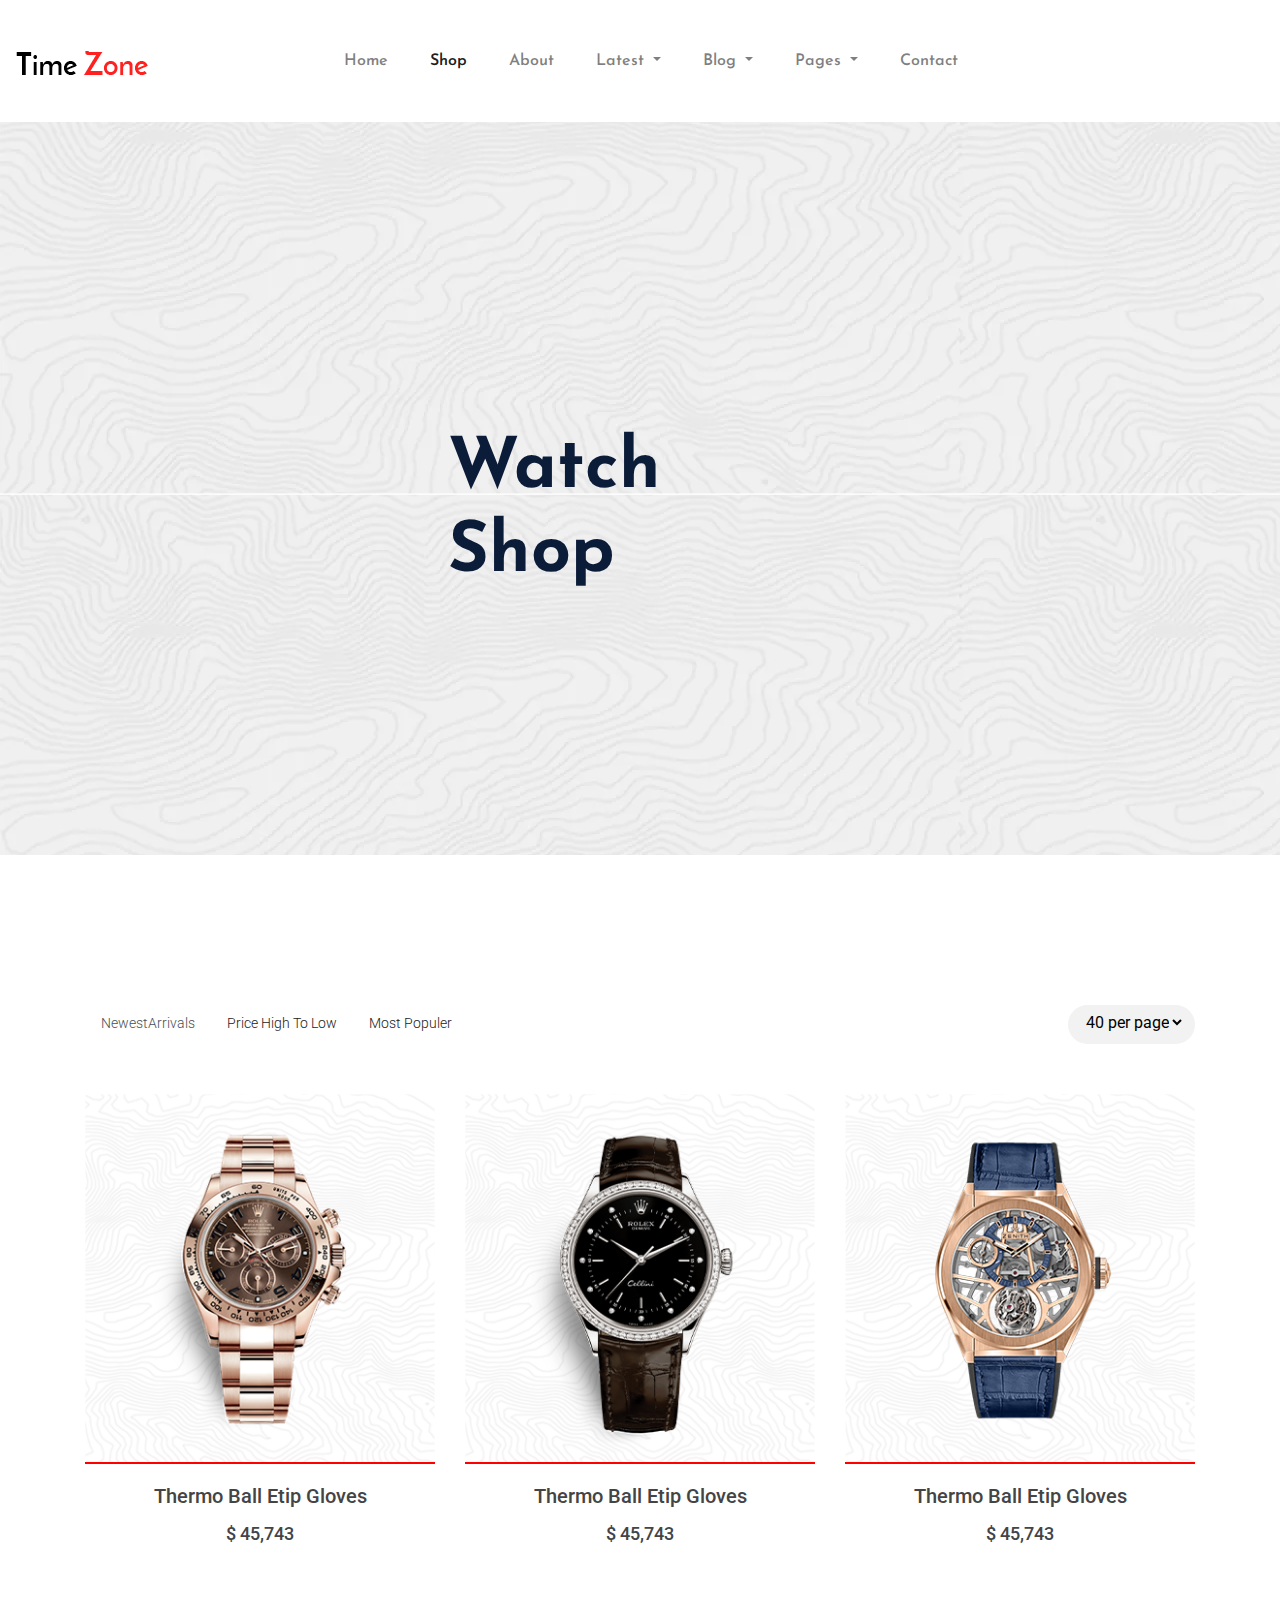
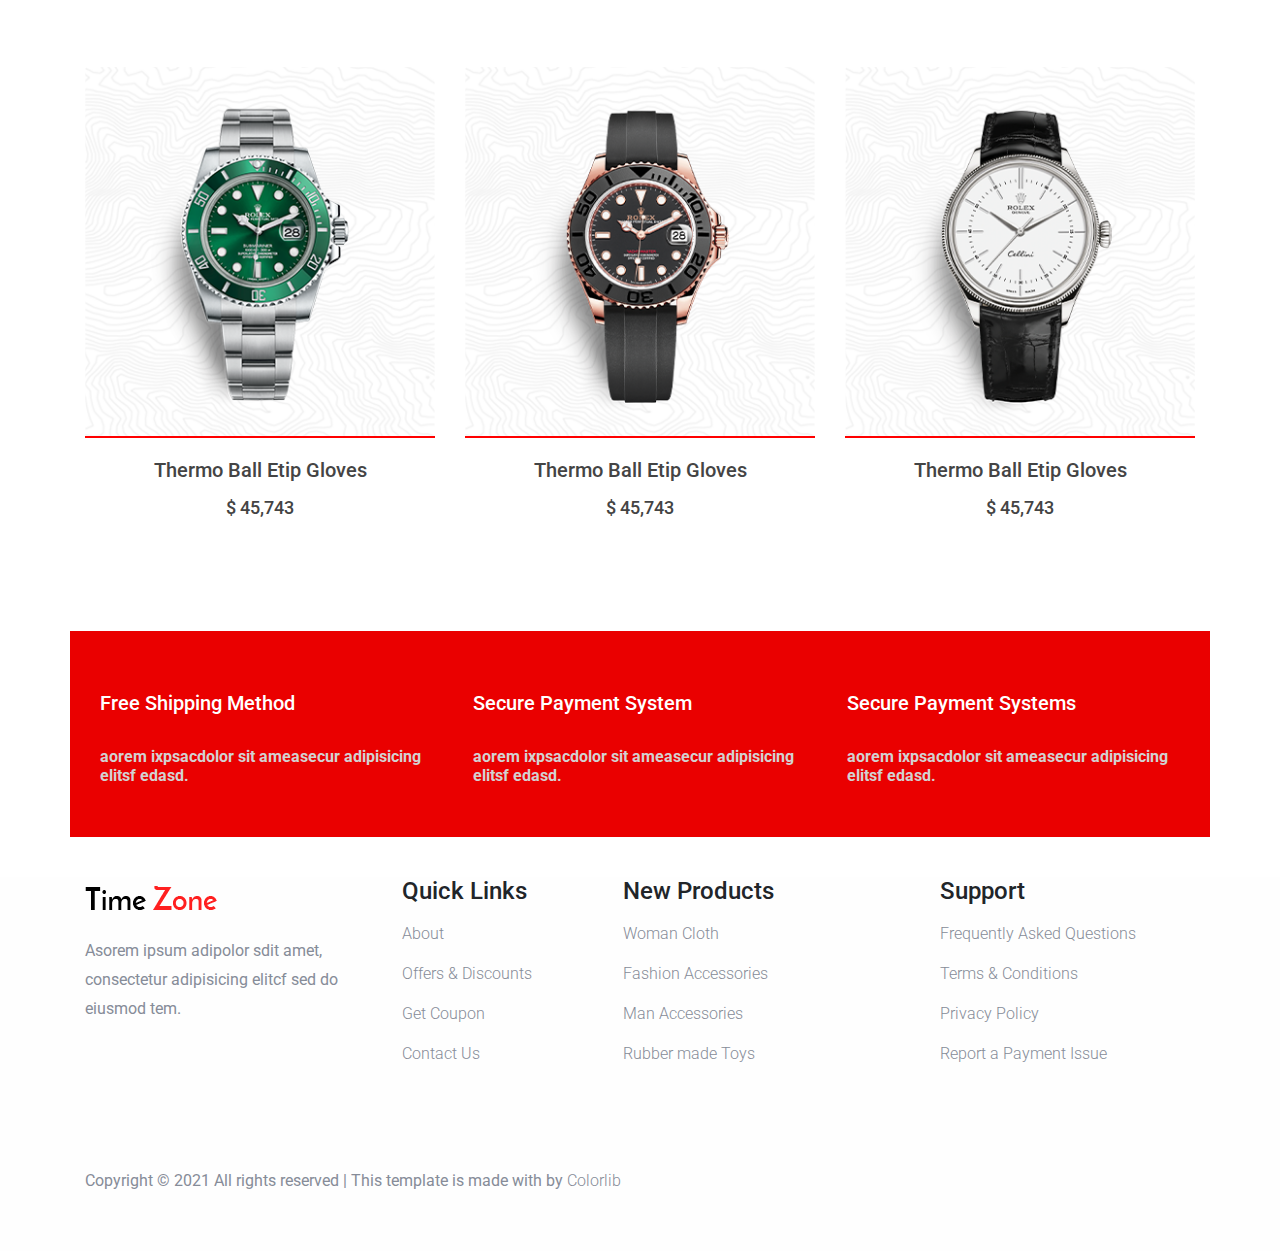
<file: Shop.html>
<!DOCTYPE html>
<html lang="en">

<head>
    <meta charset="UTF-8">
    <meta http-equiv="X-UA-Compatible" content="IE=edge">
    <meta name="viewport" content="width=device-width, initial-scale=1.0">
    <title>Shop</title>
    <link rel="stylesheet" href="css/bootstrap.min.css">
    <link rel="stylesheet" href="https://pro.fontawesome.com/releases/v5.10.0/css/all.css"
        integrity="sha384-AYmEC3Yw5cVb3ZcuHtOA93w35dYTsvhLPVnYs9eStHfGJvOvKxVfELGroGkvsg+p" crossorigin="anonymous" />
    <link rel="preconnect" href="https://fonts.googleapis.com">
    <link rel="preconnect" href="https://fonts.gstatic.com" crossorigin>
    <link href="https://fonts.googleapis.com/css2?family=Josefin+Sans:wght@400;600&display=swap" rel="stylesheet">
    <link rel="preconnect" href="https://fonts.googleapis.com">
    <link rel="preconnect" href="https://fonts.gstatic.com" crossorigin>
    <link href="https://fonts.googleapis.com/css2?family=Josefin+Sans:wght@400;600;700&display=swap" rel="stylesheet">
    <link rel="preconnect" href="https://fonts.googleapis.com">
    <link rel="preconnect" href="https://fonts.gstatic.com" crossorigin>
    <link href="https://fonts.googleapis.com/css2?family=Roboto:wght@400;500&display=swap" rel="stylesheet">
    <link rel="stylesheet" href="css/animate.css">
    <link rel="stylesheet" href="css/animate.compat.css" />
    <link rel="stylesheet" href="css/style.css">
</head>

<body>
    <header>
        <nav class="navbar navbar-expand-lg navbar-light bg-light">
            <a class="navbar-brand" href="home.html"><img src="img/icon.webp" alt="" srcset=""></a>
            <button class="navbar-toggler" type="button" data-toggle="collapse" data-target="#navbarScroll"
                aria-controls="navbarScroll" aria-expanded="false" aria-label="Toggle navigation">
                <span class="navbar-toggler-icon"></span>
            </button>
            <div class="collapse navbar-collapse" id="navbarScroll">
                <ul class="navbar-nav m-auto my-2 my-lg-0 navbar-nav-scroll" >
                    <li class="nav-item ">
                        <a class="nav-link" href="home.html">Home <span class="sr-only">(current)</span></a>
                    </li>
                    <li class="nav-item active">
                        <a class="nav-link" href="Shop.html">shop</a>
                    </li>
                    <li class="nav-item">
                        <a class="nav-link" href="About .html"> about</a>
                    </li>
                    <li class="nav-item dropdown">
                        <a class="nav-link dropdown-toggle" href="#" id="navbarScrollingDropdown" role="button"
                            data-toggle="dropdown" aria-expanded="false">
                            Latest
                        </a>
                        <ul class="dropdown-menu" aria-labelledby="navbarScrollingDropdown">
                            <li><a class="dropdown-item" href="#"> Product list</a></li>
                            <li><a class="dropdown-item" href="#"> Product Details</a></li>
                        </ul>
                    </li>
                    <li class="nav-item dropdown">
                        <a class="nav-link dropdown-toggle" href="#" id="navbarScrollingDropdown" role="button"
                            data-toggle="dropdown" aria-expanded="false">
                            Blog
                        </a>
                        <ul class="dropdown-menu" aria-labelledby="navbarScrollingDropdown">
                            <li><a class="dropdown-item" href="#">Blog</a></li>
                            <li><a class="dropdown-item" href="#">Blog Details</a></li>
                        </ul>
                    </li>
                    <li class="nav-item dropdown">
                        <a class="nav-link dropdown-toggle" href="#" id="navbarScrollingDropdown" role="button"
                            data-toggle="dropdown" aria-expanded="false">
                            Pages
                        </a>
                        <ul class="dropdown-menu" aria-labelledby="navbarScrollingDropdown">
                            <li><a class="dropdown-item" href="#">Login</a></li>
                            <li><a class="dropdown-item" href="#">Cart</a></li>

                            <li><a class="dropdown-item" href="#">Element</a></li>
                            <li><a class="dropdown-item" href="#">Confirmation</a></li>
                            <li><a class="dropdown-item" href="#">Product Checkout</a></li>
                        </ul>
                    </li>
                    <li class="nav-item">
                        <a class="nav-link " href="Contacts.html" tabindex="-1" aria-disabled="true">Contact</a>
                    </li>
                </ul>
                <div class="header-right">
                    <ul class="navbar-nav">
                        <li class="nav-item">
                            <div class="nav-search search-switch">
                                <a class="nav-link" href="#"><i class="fas fa-search"></i></a>
                            </div>
                        </li>
                        <li class="nav-item"> <a class="nav-link" href="#"><i class="fas fa-user"></i></a></li>
                        <li class="nav-item"><a class="nav-link" href="#"><i class="fas fa-shopping-cart"></i></a> </li>
                    </ul>
                </div>
            </div>

        </nav>
    </header>
    <section class="cover">
        <div class="text">
            <h2>
                Watch Shop
            </h2>
        </div>
    </section>
    <section class="nav-section">
        <div class="container">
            <ul class="nav nav-tabs " id="myTab" role="tablist">
                <li class="nav-item" role="presentation">
                    <a class="nav-link active" id="NewestArrivals-tab" data-toggle="tab" href="#NewestArrivals" role="tab"
                        aria-controls="NewestArrivals" aria-selected="true">NewestArrivals</a>
                        <div class="line"></div>
                </li>
                <li class="nav-item" role="presentation">
                    <a class="nav-link " id=" priceHighToLow-tab" data-toggle="tab" href="#priceHighToLow" role="tab"
                        aria-controls=" priceHighToLow" aria-selected="false"> Price high to low</a>
                </li>
           
                <li class="nav-item" role="presentation">
                    <a class="nav-link" id=" mostPopuler-tab" data-toggle="tab" href="#mostPopuler" role="tab"
                        aria-controls=" mostPopuler" aria-selected="false"> Most Populer</a>
                </li>
                <div class="nav-item ml-auto select-itmes "> 
                    <select class="select-itme" name="page" id="select">
                        <option class="options" value="40">40 per page</option>
                        <option class="options" value="50">50 per page</option>
                        <option class="options" value="60">60 per page</option>
                        <option class="options" value="70">70 per page</option>
                    </select>
                </div>
            </ul>
            
            <div class="tab-content" id="myTabContent">
                <div class="tab-pane fade show active" id="NewestArrivals" role="tabpanel" aria-labelledby="NewestArrivals-tab">
                    <div class="row">
                        <div class="col-xl-4 col-lg-4 col-md-6 col-sm-6">
                            <div class="card">
                                <div class="img-container">
                                    <div class="heartIcon"><i class="far fa-heart"></i></div>
                                    <img src="img/item1.webp" class="card-img-top" alt="...">
                                    <div class="img-cap">
                                        <span>Add to cart</span>
                                    </div>
                                </div>
                                <div class="card-body">
                                    <a href="#">
                                        <h5 class="card-title">Thermo Ball Etip Gloves</h5>
                                    </a>
                                    <p class="card-text">$ 45,743</p>
                                </div>
                            </div>
                        </div>
                        <div class="col-xl-4 col-lg-4 col-md-6 col-sm-6">
                            <div class="card">
                                <div class="img-container">
                                    <div class="heartIcon"><i class="far fa-heart"></i></div>
                                    <img src="img/item2.webp" class="card-img-top" alt="...">
                                    <div class="img-cap">
                                        <span>Add to cart</span>
                                    </div>
                                </div>
                                <div class="card-body">
                                    <a href="#">
                                        <h5 class="card-title">Thermo Ball Etip Gloves</h5>
                                    </a>
                                    <p class="card-text">$ 45,743</p>

                                </div>
                            </div>
                        </div>
                        <div class="col-xl-4 col-lg-4 col-md-6 col-sm-6">
                            <div class="card">
                                <div class="img-container">
                                    <div class="heartIcon"><i class="far fa-heart"></i></div>
                                    <img src="img/item3.webp" class="card-img-top" alt="...">
                                    <div class="img-cap">
                                        <span>Add to cart</span>
                                    </div>
                                </div>
                                <div class="card-body ">
                                    <a href="#">
                                        <h5 class="card-title ">Thermo Ball Etip Gloves </h5>
                                    </a>
                                    <p class="card-text ">$ 45,743</p>
                                </div>
                            </div>
                        </div>
                        <div class="col-xl-4 col-lg-4 col-md-6 col-sm-6">
                            <div class="card">
                                <div class="img-container">
                                    <div class="heartIcon"><i class="far fa-heart"></i></div>
                                    <img src="img/item4.webp" class="card-img-top" alt="...">
                                    <div class="img-cap">
                                        <span>Add to cart</span>
                                    </div>
                                </div>
                                <div class="card-body ">
                                    <a href="#">
                                        <h5 class="card-title ">Thermo Ball Etip Gloves </h5>
                                    </a>
                                    <p class="card-text ">$ 45,743</p>
                                </div>
                            </div>
                        </div>
                        <div class="col-xl-4 col-lg-4 col-md-6 col-sm-6">
                            <div class="card">
                                <div class="img-container">
                                    <div class="heartIcon"><i class="far fa-heart"></i></div>
                                    <img src="img/item5.webp" class="card-img-top" alt="...">
                                    <div class="img-cap">
                                        <span>Add to cart</span>
                                    </div>
                                </div>
                                <div class="card-body ">
                                    <a href="#">
                                        <h5 class="card-title ">Thermo Ball Etip Gloves </h5>
                                    </a>
                                    <p class="card-text ">$ 45,743</p>
                                </div>
                            </div>
                        </div>
                        <div class="col-xl-4 col-lg-4 col-md-6 col-sm-6">
                            <div class="card">
                                <div class="img-container">
                                    <div class="heartIcon"><i class="far fa-heart"></i></div>
                                    <img src="img/item6.webp" class="card-img-top" alt="...">
                                    <div class="img-cap">
                                        <span>Add to cart</span>
                                    </div>
                                </div>
                                <div class="card-body ">
                                    <a href="#">
                                        <h5 class="card-title ">Thermo Ball Etip Gloves </h5>
                                    </a>
                                    <p class="card-text ">$ 45,743</p>
                                </div>
                            </div>
                        </div>

                    </div>
                </div>
                <div class="tab-pane fade" id="priceHighToLow" role="tabpanel" aria-labelledby="priceHighToLow-tab">                 
                      <div class="row">
                    <div class="col-xl-4 col-lg-4 col-md-6 col-sm-6">
                        <div class="card">
                            <div class="img-container">
                                <div class="heartIcon"><i class="far fa-heart"></i></div>
                                <img src="img/item1.webp" class="card-img-top" alt="...">
                                <div class="img-cap">
                                    <span>Add to cart</span>
                                </div>
                            </div>
                            <div class="card-body">
                                <a href="#">
                                    <h5 class="card-title">Thermo Ball Etip Gloves</h5>
                                </a>
                                <p class="card-text">$ 45,743</p>
                            </div>
                        </div>
                    </div>
                    <div class="col-xl-4 col-lg-4 col-md-6 col-sm-6">
                        <div class="card">
                            <div class="img-container">
                                <div class="heartIcon"><i class="far fa-heart"></i></div>
                                <img src="img/item2.webp" class="card-img-top" alt="...">
                                <div class="img-cap">
                                    <span>Add to cart</span>
                                </div>
                            </div>
                            <div class="card-body">
                                <a href="#">
                                    <h5 class="card-title">Thermo Ball Etip Gloves</h5>
                                </a>
                                <p class="card-text">$ 45,743</p>

                            </div>
                        </div>
                    </div>
                    <div class="col-xl-4 col-lg-4 col-md-6 col-sm-6">
                        <div class="card">
                            <div class="img-container">
                                <div class="heartIcon"><i class="far fa-heart"></i></div>
                                <img src="img/item3.webp" class="card-img-top" alt="...">
                                <div class="img-cap">
                                    <span>Add to cart</span>
                                </div>
                            </div>
                            <div class="card-body ">
                                <a href="#">
                                    <h5 class="card-title ">Thermo Ball Etip Gloves </h5>
                                </a>
                                <p class="card-text ">$ 45,743</p>
                            </div>
                        </div>
                    </div>
                    <div class="col-xl-4 col-lg-4 col-md-6 col-sm-6">
                        <div class="card">
                            <div class="img-container">
                                <div class="heartIcon"><i class="far fa-heart"></i></div>
                                <img src="img/item4.webp" class="card-img-top" alt="...">
                                <div class="img-cap">
                                    <span>Add to cart</span>
                                </div>
                            </div>
                            <div class="card-body ">
                                <a href="#">
                                    <h5 class="card-title ">Thermo Ball Etip Gloves </h5>
                                </a>
                                <p class="card-text ">$ 45,743</p>
                            </div>
                        </div>
                    </div>
                    <div class="col-xl-4 col-lg-4 col-md-6 col-sm-6">
                        <div class="card">
                            <div class="img-container">
                                <div class="heartIcon"><i class="far fa-heart"></i></div>
                                <img src="img/item5.webp" class="card-img-top" alt="...">
                                <div class="img-cap">
                                    <span>Add to cart</span>
                                </div>
                            </div>
                            <div class="card-body ">
                                <a href="#">
                                    <h5 class="card-title ">Thermo Ball Etip Gloves </h5>
                                </a>
                                <p class="card-text ">$ 45,743</p>
                            </div>
                        </div>
                    </div>
                    <div class="col-xl-4 col-lg-4 col-md-6 col-sm-6">
                        <div class="card">
                            <div class="img-container">
                                <div class="heartIcon"><i class="far fa-heart"></i></div>
                                <img src="img/item6.webp" class="card-img-top" alt="...">
                                <div class="img-cap">
                                    <span>Add to cart</span>
                                </div>
                            </div>
                            <div class="card-body ">
                                <a href="#">
                                    <h5 class="card-title ">Thermo Ball Etip Gloves </h5>
                                </a>
                                <p class="card-text ">$ 45,743</p>
                            </div>
                        </div>
                    </div>

                </div></div>
                <div class="tab-pane fade" id="mostPopuler" role="tabpanel" aria-labelledby="mostPopuler-tab">                 
                    <div class="row">
                    <div class="col-xl-4 col-lg-4 col-md-6 col-sm-6">
                        <div class="card">
                            <div class="img-container">
                                <div class="heartIcon"><i class="far fa-heart"></i></div>
                                <img src="img/item1.webp" class="card-img-top" alt="...">
                                <div class="img-cap">
                                    <span>Add to cart</span>
                                </div>
                            </div>
                            <div class="card-body">
                                <a href="#">
                                    <h5 class="card-title">Thermo Ball Etip Gloves</h5>
                                </a>
                                <p class="card-text">$ 45,743</p>
                            </div>
                        </div>
                    </div>
                    <div class="col-xl-4 col-lg-4 col-md-6 col-sm-6">
                        <div class="card">
                            <div class="img-container">
                                <div class="heartIcon"><i class="far fa-heart"></i></div>
                                <img src="img/item2.webp" class="card-img-top" alt="...">
                                <div class="img-cap">
                                    <span>Add to cart</span>
                                </div>
                            </div>
                            <div class="card-body">
                                <a href="#">
                                    <h5 class="card-title">Thermo Ball Etip Gloves</h5>
                                </a>
                                <p class="card-text">$ 45,743</p>

                            </div>
                        </div>
                    </div>
                    <div class="col-xl-4 col-lg-4 col-md-6 col-sm-6">
                        <div class="card">
                            <div class="img-container">
                                <div class="heartIcon"><i class="far fa-heart"></i></div>
                                <img src="img/item3.webp" class="card-img-top" alt="...">
                                <div class="img-cap">
                                    <span>Add to cart</span>
                                </div>
                            </div>
                            <div class="card-body ">
                                <a href="#">
                                    <h5 class="card-title ">Thermo Ball Etip Gloves </h5>
                                </a>
                                <p class="card-text ">$ 45,743</p>
                            </div>
                        </div>
                    </div>
                    <div class="col-xl-4 col-lg-4 col-md-6 col-sm-6">
                        <div class="card">
                            <div class="img-container">
                                <div class="heartIcon"><i class="far fa-heart"></i></div>
                                <img src="img/item4.webp" class="card-img-top" alt="...">
                                <div class="img-cap">
                                    <span>Add to cart</span>
                                </div>
                            </div>
                            <div class="card-body ">
                                <a href="#">
                                    <h5 class="card-title ">Thermo Ball Etip Gloves </h5>
                                </a>
                                <p class="card-text ">$ 45,743</p>
                            </div>
                        </div>
                    </div>
                    <div class="col-xl-4 col-lg-4 col-md-6 col-sm-6">
                        <div class="card">
                            <div class="img-container">
                                <div class="heartIcon"><i class="far fa-heart"></i></div>
                                <img src="img/item5.webp" class="card-img-top" alt="...">
                                <div class="img-cap">
                                    <span>Add to cart</span>
                                </div>
                            </div>
                            <div class="card-body ">
                                <a href="#">
                                    <h5 class="card-title ">Thermo Ball Etip Gloves </h5>
                                </a>
                                <p class="card-text ">$ 45,743</p>
                            </div>
                        </div>
                    </div>
                    <div class="col-xl-4 col-lg-4 col-md-6 col-sm-6">
                        <div class="card">
                            <div class="img-container">
                                <div class="heartIcon"><i class="far fa-heart"></i></div>
                                <img src="img/item6.webp" class="card-img-top" alt="...">
                                <div class="img-cap">
                                    <span>Add to cart</span>
                                </div>
                            </div>
                            <div class="card-body ">
                                <a href="#">
                                    <h5 class="card-title ">Thermo Ball Etip Gloves </h5>
                                </a>
                                <p class="card-text ">$ 45,743</p>
                            </div>
                        </div>
                    </div>

                </div></div>
            </div>
        </div>
    </section>
    <section class="aorem">
        <div class="container">
            <div class="card-group">
                <div class="card">

                    <div class="card-body">
                        <div class="icon">
                            <i class="fas fa-box"></i>
                        </div>
                        <h5 class="card-title">Free Shipping Method </h5>
                        <p class="card-text"> aorem ixpsacdolor sit ameasecur adipisicing elitsf edasd.</p>
                    </div>
                </div>
                <div class="card">

                    <div class="card-body">
                        <div class="icon">
                            <i class="fas fa-unlock-alt"></i>
                        </div>
                        <h5 class="card-title">Secure Payment System </h5>
                        <p class="card-text">aorem ixpsacdolor sit ameasecur adipisicing elitsf edasd.</p>
                    </div>
                </div>
                <div class="card">

                    <div class="card-body">
                        <div class="icon">
                            <i class="fas fa-sync"></i>
                        </div>
                        <h5 class="card-title">Secure Payment Systems </h5>
                        <p class="card-text">aorem ixpsacdolor sit ameasecur adipisicing elitsf edasd.</p>
                    </div>
                </div>
            </div>
        </div>
    </section>
    <footer>
        <div class="container">
            <div class="row d-flex justify-content-between">
                <div class="col-xl-3 col-lg-3 col-md-5 col-sm-6">
                    <div class="single-footer-caption mb-50">
                        <div class="single-footer-caption mb-30">

                            <div class="footer-logo">
                                <a href="home.html"><img src="img/icon.webp" alt=""></a>
                            </div>
                            <div class="footer-tittle">
                                <div class="footer-pera">
                                    <p>Asorem ipsum adipolor sdit amet, consectetur adipisicing elitcf sed do eiusmod
                                        tem.</p>
                                </div>
                            </div>
                        </div>
                    </div>
                </div>
                <div class="col-xl-2 col-lg-3 col-md-3 col-sm-5">
                    <div class="single-footer-caption mb-50">
                        <div class="footer-tittle">
                            <h4>Quick Links</h4>
                            <ul>
                                <li><a href="#">About</a></li>
                                <li><a href="#"> Offers &amp; Discounts</a></li>
                                <li><a href="#"> Get Coupon</a></li>
                                <li><a href="#"> Contact Us</a></li>
                            </ul>
                        </div>
                    </div>
                </div>
                <div class="col-xl-3 col-lg-3 col-md-4 col-sm-7">
                    <div class="single-footer-caption mb-50">
                        <div class="footer-tittle">
                            <h4>New Products</h4>
                            <ul>
                                <li><a href="#">Woman Cloth</a></li>
                                <li><a href="#">Fashion Accessories</a></li>
                                <li><a href="#"> Man Accessories</a></li>
                                <li><a href="#"> Rubber made Toys</a></li>
                            </ul>
                        </div>
                    </div>
                </div>
                <div class="col-xl-3 col-lg-3 col-md-5 col-sm-7">
                    <div class="single-footer-caption mb-50">
                        <div class="footer-tittle">
                            <h4>Support</h4>
                            <ul>
                                <li><a href="#">Frequently Asked Questions</a></li>
                                <li><a href="#">Terms &amp; Conditions</a></li>
                                <li><a href="#">Privacy Policy</a></li>
                                <li><a href="#">Report a Payment Issue</a></li>
                            </ul>
                        </div>
                    </div>
                </div>
            </div>

            <div class="row align-items-center">
                <div class="col-xl-7 col-lg-8 col-md-7">
                    <div class="footer-copy-right">
                        <p class="copyRight">
                            Copyright © 2021 All rights reserved | This template is made with <i class="fa fa-heart"
                                aria-hidden="true"></i> by <a href=":#" target="_blank">Colorlib</a>
                        </p>
                    </div>
                </div>
                <div class="col-xl-5 col-lg-4 col-md-5">
                    <div class="footer-copy-right f-right">

                        <div class="footer-social">
                            <a href="#"><i class="fab fa-twitter"></i></a>
                            <a href="#"><i class="fab fa-facebook-f"></i></a>
                            <a href="#"><i class="fab fa-behance"></i></a>
                            <a href="#"><i class="fas fa-globe"></i></a>
                        </div>
                    </div>
                </div>
            </div>
        </div>
        </div>
    </footer>
    <script src="js/jquery-3.5.1.slim.min.js"></script>
    <script src="js/popper.min.js"></script>
    <script src="js/bootstrap.min.js"></script>
    <script src="js/wow.min.js"></script>
    <script>
        new WOW().init();
    </script>
</body>

</html>
</file>
<file: css/style.css>
header .navbar
{
    background-color: #fff !important;
    position: fixed;
    z-index: 10000;
    left: 0;
    right: 0;
    top: 0;
}
header .nav-link
{
    
    font-size: 16px;
    font-family: "Josefin Sans",sans-serif;
    color: #141517;
    font-weight: 600;
    padding: 41px 21px !important;
    display: inline-block;
    text-transform: capitalize;
    display: block;
}
header .nav-item:hover .nav-link
{
    color: #ff2020 !important;
}
.coverHome 
{
    background-color: #f0f0f2;
  transition: disp-cont 2s  infinite  i, container-2 4s  infinite  ;
} 


.coverHome .card
{
    background-color: transparent !important;
    border: none;
    transition: all .6s;
    overflow: hidden;

}
.coverHome .card-body
{
    padding-top: 300px ;
  
   
}
.coverHome h1
{
    font-family: "Josefin Sans",sans-serif;
    color: #0b1c39;
    margin-top: 0px;
    font-size: 90px;
    font-weight: 700;
    line-height: 1.2;
    margin-bottom: 26px;
    animation-delay: 0.4s;
    width: 100% !important;
}
.coverHome  .card-text
{
    font-size: 17px;
    line-height: 1.6;
    font-weight: 400;
    margin-bottom: 39px;
    color: #212025 !important;
    margin-bottom: 60px;
    padding-right: 50px;
    animation-delay: 0.7s;
}
.coverHome .btn
{
    padding: 15px 29px;
    background: #4a4a4b;
    border-radius: 0px;
    margin: 10px;
    transition: all 5s;
    position: relative;
    z-index: 1;
    border: 0;
    overflow: hidden;
    transition-delay: 3s;
}
.coverHome .btn .btn-link
{
    color: #fff ;
    font-family: "Josefin Sans",sans-serif;
    text-transform: uppercase;
    font-size: 16px;
    font-weight: 600;
    letter-spacing: 0.03em;
    text-decoration: none;
  

}
.coverHome .btn  .btn-link::after
{
    position: absolute;
    content: " ";
    background-color: #ff2020;
    height:100%;
    width: 0;
    z-index: -1111;
    top: 0;
    left: 0;
    opacity: 0;
    transition: all .8s;
}
.coverHome .btn:hover .btn-link::after 
{
    opacity: 1;
    width: 100%;

}
.coverHome .bounceIn
{
    animation-iteration-count: 1;
  
}
.coverHome .pulse{
animation-iteration-count: infinite;
animation-duration: 3s;
;
}
.coverHome .bounceInLeft
{animation-iteration-count: 1;
 }
 .coverHome img
 {
     width: 100%;
 }
 /**/
/**/
.Arrivals .container
{
    padding-top: 50px;
    padding-bottom: 50px;
}
.Arrivals .card 
{
    border: none;
    padding-top: 50px;
    padding-bottom: 50px;
    position: relative;
  
}
.Arrivals .card-body
{
    text-align: center;
}
.Arrivals .h5 
{
    color: #444444;
    font-weight: 700;
    font-size: 24px;
    margin-bottom: 12px;
}
.Arrivals p
{
    color: #ff2020;
    font-size: 18px;
    font-weight: 500;
}

.Arrivals .img-container
{
    overflow: hidden;
 
}
.Arrivals .card img
{

    transition: all .4s ease-out .2s;
}
.Arrivals .card:hover img
{
    transform: scale(1.2);
    transition: all .4s ease-out .2s;
}
/**/
/**/
.background .card
{
    overflow: hidden;
    position: relative;
    margin-bottom: 30px;

}
.background .img-1
{ 
height: 688px;
max-width: 100%;
border: none;
padding-left: 0;
transform: scale(1.1);
transition: all .4s ease-out .2s;


}
.background .card .imgLayout
{
 overflow: hidden;
}

.background .overlay
{
   
    background-color: rgba(0, 0, 0, 0.205);
    width: 100%;
    height: 688px;
    position: absolute;
    z-index: 30;
    top: 0;
    left: 0;
    visibility: hidden;
}

.background .imgLayout:hover .img .img-1 
{
    transform: scale(1);

}
.background .imgLayout:hover .overlay
{
    
   visibility: visible;
}
.background .img-2
{
height: 688px;
width: 100%;
border: none;
transform: scale(1.1);
transition: all .4s ease-out .2s;
}
.background .imgLayout:hover .img .img-2
{
    transform: scale(1);
}
.background .img-3
{
height: 324px;
width: 100%;
border: none;
background-repeat: no-repeat;
padding-right: 0;
transform: scale(1.1);
transition: all .4s ease-out .2s;
}
.background .imgLayout:hover .img .img-3
{
    transform: scale(1);
}
.background .img-4
{
height: 324px;
width: 100%;
border: none;
background-repeat: no-repeat;
padding-right: 0;
transform: scale(1.1);
transition: all .4s ease-out .2s;
}
.background .imgLayout:hover .img .img-4
{
    transform: scale(1);
    height: 324px;
}
.background .last-layaout-1
{
   margin-bottom: 10px;
}
/**/
/**/
.Popular 
{
    padding-top: 180px;
    padding-bottom: 50px;
}
.Popular .card 
{
    border: none;
    padding-top: 50px;
    padding-bottom: 50px;
    position: relative;
    transition: all 4s ease-out .2s;
}
.Popular .card-body
{
    text-align: center;
    transition: all 4s ease-out .2s;
}
.Popular .heartIcon
{
    position: absolute;
    top:15px;
    right:15px;
    display: none;
}
.Popular  .fa-heart
{
    font-size: 30px;
    font-weight: 300;
}
.Popular .Popular h2
{
    color: #000;
    font-size: 48px;
    font-weight: 700;
    line-height: 1;

}
.Popular .head-text 
{
    
    font-family: "Roboto",sans-serif;
    color: #777;
    font-size: 16px;
    line-height: 30px;
    margin-bottom: 15px;
    font-weight: normal;
    max-width: 510px;
    margin: auto;
}

.Popular a 
{
    color: #444444;
    font-weight: 900;
    font-size: 30px;
    margin-bottom: 12px;
    text-decoration: none;
}
.Popular p
{
    color: #444444;
    font-size: 18px;
    font-weight: 500;
}

.Popular .img-container
{
    position: relative;
    overflow: hidden;
   border-bottom: solid red 2px;
}
.Popular .card:hover .img-cap 
{
    height: 60px;
    position: absolute;
    left: 0;
    bottom:1px;;
    right: 0;
}
.Popular .card:hover .heartIcon
{
    display: block;
}
.Popular .img-cap 
{
    color: #fff;
    background: #f81f1f;
    padding: 20px 0;
    height: 0;
    cursor: pointer;
    text-align: center;
    transition: all .4s ;
    position: absolute;
    left: 0;
    bottom: -60px;;
    right: 0;

}

.Popular .btn
{
    padding: 15px 29px;
    background-color: #ff2020;
    border-radius: 0px;
    margin: 10px;
    transition: all 5s;
    position: relative;
    z-index: 1;
    border: 0;
    overflow: hidden;
    transition-delay: 3s;
}
.Popular .btn .btn-link
{
    color: #fff ;
    font-family: "Josefin Sans",sans-serif;
    text-transform: uppercase;
    font-size: 16px;
    font-weight: 600;
    letter-spacing: 0.03em;
    text-decoration: none;
  

}
.Popular .btn  .btn-link::after
{
    position: absolute;
    content: " ";
    background-color: #4a4a4b;;
    height:100%;
    width: 0;
    z-index: -1111;
    top: 0;
    left: 0;
    opacity: 0;
    transition: all .4s linear;
}
.Popular .btn:hover .btn-link::after 
{
    opacity: 1;
    width: 100%;

}
/**/
/**/
.watchChoice
{
    padding-top: 70px;
    padding-bottom: 50px;
}
.watchChoice .card
{
    border: none;
}
.watchChoice .card-body
{
    padding-top: 20%;
}
.watchChoice h2 
{
    
    color: #000;
    font-size: 56px;
    font-weight: 700;
    line-height: 1;
 
    padding-bottom: 50px;
}

.watchChoice p
{
    margin-bottom: 70px;
    font-size: 18px;
    font-family: "Roboto",sans-serif;
    color: #777;
    line-height: 30px;
    margin-bottom: 30px;
    font-weight: normal;
    
}
.watchChoice .body-2
{
    margin-left: 40px !important;
}
.watchChoice .body-2 p
{
    padding-right: 0;
}
.watchChoice .btn
{
    padding: 15px 29px;
    background-color: #ff2020;
    border-radius: 0px;
    margin: 10px;
    transition: all 5s;
    position: relative;
    z-index: 1;
    border: 0;
    overflow: hidden;
    transition-delay: 3s;
}
.watchChoice .btn .btn-link
{
    color: #fff ;
    font-family: "Josefin Sans",sans-serif;
    text-transform: uppercase;
    font-size: 16px;
    font-weight: 600;
    letter-spacing: 0.03em;
    text-decoration: none;
  

}
.watchChoice .btn  .btn-link::after
{
    position: absolute;
    content: " ";
    background-color: #4a4a4b;;
    height:100%;
    width: 0;
    z-index: -1111;
    top: 0;
    left: 0;
    opacity: 0;
    transition: all .4s linear;
}
.watchChoice .btn:hover .btn-link::after 
{
    opacity: 1;
    width: 100%;

}
.watchChoice img 
{
    width: 100%;
} /**/
/**/
.aorem .container 
{
    background-color: #ea0000;
    margin-top: 40px;
    margin-bottom: 40px;
    padding: 20px 10px ;
}
.aorem .card
{
    background-color: transparent;
    border: none;
    color: #fff;
    font-size: 20px;
    font-weight: 700;
    line-height: 1.2;
    margin-bottom: 12px;
    font-family: "Roboto",sans-serif;
    
}
.aorem .icon 
{
    font-size: 40px;
    padding-bottom: 20px;
}
.aorem p
{
    font-size: 16px;
    color: #d3d1d1;
    padding-top: 20px;
}
footer
{
    background-color: #fefefe ;
}
footer .h4 
{
    color: #000;
    font-size: 20px;
    margin-bottom: 29px;
    font-weight: 500;
    text-transform: capitalize;
    font-family: "Roboto",sans-serif;
    padding-bottom: 20px;
}
footer p
{
    color: #868c98;
    font-size: 16px;
    margin-bottom: 50px;
    line-height: 1.8;
    padding-top: 20px;
}
footer a 
{
    color: #868c98;
    font-weight: 300;
    text-decoration: none;
    line-height: 2.5;
   text-decoration: none;
}
footer a:hover
{
    color: #ff2020;
    padding-left: 5px;
    text-decoration: none;
}
footer ul 
{
    list-style: none;
    padding: 0;
    margin: 0;
}
footer .copyRight
{
    padding-top: 87px;
    position: relative;
}
footer .footer-social
{
    position: absolute;
    right: 10%;
    top: 0% ;
}
footer .fab
{
    transition: all .4s;
    padding-right: 15px;
}
footer .fab:hover 
{
    position: relative;
    transform: rotatey(180deg);

}
/* shop page*/
.cover
{
    background-image: url("../img/cover.webp");
    height:95vh;
    position: relative;
}
.cover .text h2
{
position: absolute;
top : 50%;
right: 35%;
left: 35%;
}
.cover .text h2
{
   
    font-size: 70px !important;
    font-weight: 700 !important;
    text-transform: capitalize;
    font-family: "Josefin Sans",sans-serif;
    color: #0b1c39;
    margin-top: 0px;
}
/**/
/**/
.nav-section
{
    padding-top: 150px !important;
    
}
.nav-section .container ul
{
    border: none;  
}
.nav-section .container ul li a 
{
    
    padding-bottom: 10px;
    display: block;
    color: #1b1b1b;
    text-transform: capitalize;
    font-size: 14px !important;
    border-top: none;
    border-left: none;
    border-right: none;
    font-family: "Roboto",sans-serif;
    font-weight: 300;
}

.nav-tabs .nav-link:focus
{
    border-bottom: solid red 3px;
}
.nav-tabs .select-itmes
{
    border-radius: 50px;
    padding-top:6px ;
    padding-left: 14px;
    padding-right: 10px;
    padding-bottom: 3px;
    background-color: #f2f2f2;
    border: none;
}
.nav-tabs .select-itme
{
    background-color: #f2f2f2;
    border: none !important;
}

.nav-section .nav-link::after 
{
   content: "";
   color: red;
   width: 100px;
   height: 20px;
   position: absolute;
   bottom: 0;
   left: 0;
   z-index: 22222;
}

.nav-section  .card 
{
    border: none;
    padding-top: 50px;
    padding-bottom: 50px;
    position: relative;
    transition: all 4s ease-out .2s;
}
.nav-section  .card-body
{
    text-align: center;
    transition: all 4s ease-out .2s;
}
.nav-section  .heartIcon
{
    position: absolute;
    top:15px;
    right:15px;
    display: none;
}
.nav-section   .fa-heart
{
    font-size: 30px;
    font-weight: 300;
}
.nav-section  .Popular h2
{
    color: #000;
    font-size: 48px;
    font-weight: 700;
    line-height: 1;

}
.nav-section  .head-text 
{
    
    font-family: "Roboto",sans-serif;
    color: #777;
    font-size: 16px;
    line-height: 30px;
    margin-bottom: 15px;
    font-weight: normal;
 
}
.nav-section  a 
{
    color: #444444;
    font-weight: 900;
    font-size: 30px;
    margin-bottom: 12px;

}
.nav-section  p
{
    color: #444444;
    font-size: 18px;
    font-weight: 500;
}

.nav-section  .img-container
{
    position: relative;
    overflow: hidden;
   border-bottom: solid red 2px;
}
.nav-section  .card:hover .img-cap 
{
    height: 60px;
    position: absolute;
    left: 0;
    bottom:1px;;
    right: 0;
}
.nav-section  .card:hover .heartIcon
{
    display: block;
}
.nav-section  .img-cap 
{
    color: #fff;
    background: #f81f1f;
    padding: 20px 0;
    height: 0;
    cursor: pointer;
    text-align: center;
    transition: all .4s ;
    position: absolute;
    left: 0;
    bottom: -60px;;
    right: 0;

}
/**/
/**/
.AboutUs
{
    padding-top: 70px;
    padding-bottom: 70px;
}
.AboutUs .card
{
    border: none;
    position: relative;
    
}
.AboutUs .card-title
{
    font-size: 30px;
    font-family: "Josefin Sans",sans-serif;
    font-weight: 700;
    margin-bottom: 30px;
    color: #000a2d;
    display: inline-block;
    position: relative;
    padding-left: 68px;
}
.AboutUs .card-title::before
{
    position: absolute;
    content: "";
    width: 54px;
    height: 2px;
    background: #eb566c;
    left: 0px;
    top: 50%;
    transform: translateY(-50%);
}
.AboutUs .card-text
{
    color: #464d65;
    font-size: 14px;
    font-family: "Roboto",sans-serif;
    line-height: 30px;
    margin-bottom: 15px;
    font-weight: normal;
    max-width: 70%;
}

/**/
/**/
.btn
{
    font-size: 15px;
    font-weight: 500;
    border-radius: 4px;
    color: #fff;
    border: 1px solid #fdcb9e;
    text-transform: uppercase;
    background-color: #ff2020;
    padding: 12px 25px;
}
.btn:hover
{
    background: #ff2020;
    color: #000 !important;
    border: 1px solid #ff2020;
}
.contact-section h3
{
    margin-bottom: 0;
    font-size: 16px;
    color: #2a2a2a;
}
.contact-section .card-text
{
    color: #8a8a8a;
    font-family: "Roboto",sans-serif;
    font-size: 16px ;
    line-height: 30px;
    margin-bottom: 15px;
}
.contact-section .fas ,.contact-section .far
{
    font-size: 25px;
    padding-right: 20px;
}
.contact-section .container
{
    margin-top: 70px;
}
.contact-section .maps
    {
       width:900px;
    }
@media(max-width: 524px)
{
   .Popular .head-text
   {
       font-size: 13px;
   }
}
@media(max-width:1025px)
{

.cover .text .text-header
{  font-size: 55px !important;
    right: 32%;
    left: 32%;
}
.coverHome .card-title
{
    font-size: 40px;
}
}
@media(max-width:991px)
{
    .background .rowTwo
    {
        padding-left: 0px;
        padding-left: 0px;
    }
    .background .cardTwo
    {
        padding-right: 0;
    }
    header .nav-link 
    {
        padding: 11px 21px !important;
    }
}
@media(max-width:767px)
{
.coverHome .card-title
{
    margin-bottom: 7px;
    font-size: 27px;
}
.coverHome .card-text 
{      margin-bottom: 0;
        font-size: 12px;
}
.coverHome .btn 
{
    padding: 1px 3px;
}
}
@media(max-width:671px)
{

.cover .text .text-header
{  font-size: 45px !important;
  
}
}
@media(max-width:549px)
{

.cover .text .text-header
{  font-size: 30px !important;
    right: 28%;
    left: 32%;
}
}
@media(max-width:330px)
{

.cover .text .text-header
{  font-size: 25px !important;
    right: 5%;
    left: 32%;
}
}
/*
@media(max-width:)
{
    background .
}

*/
</file>
